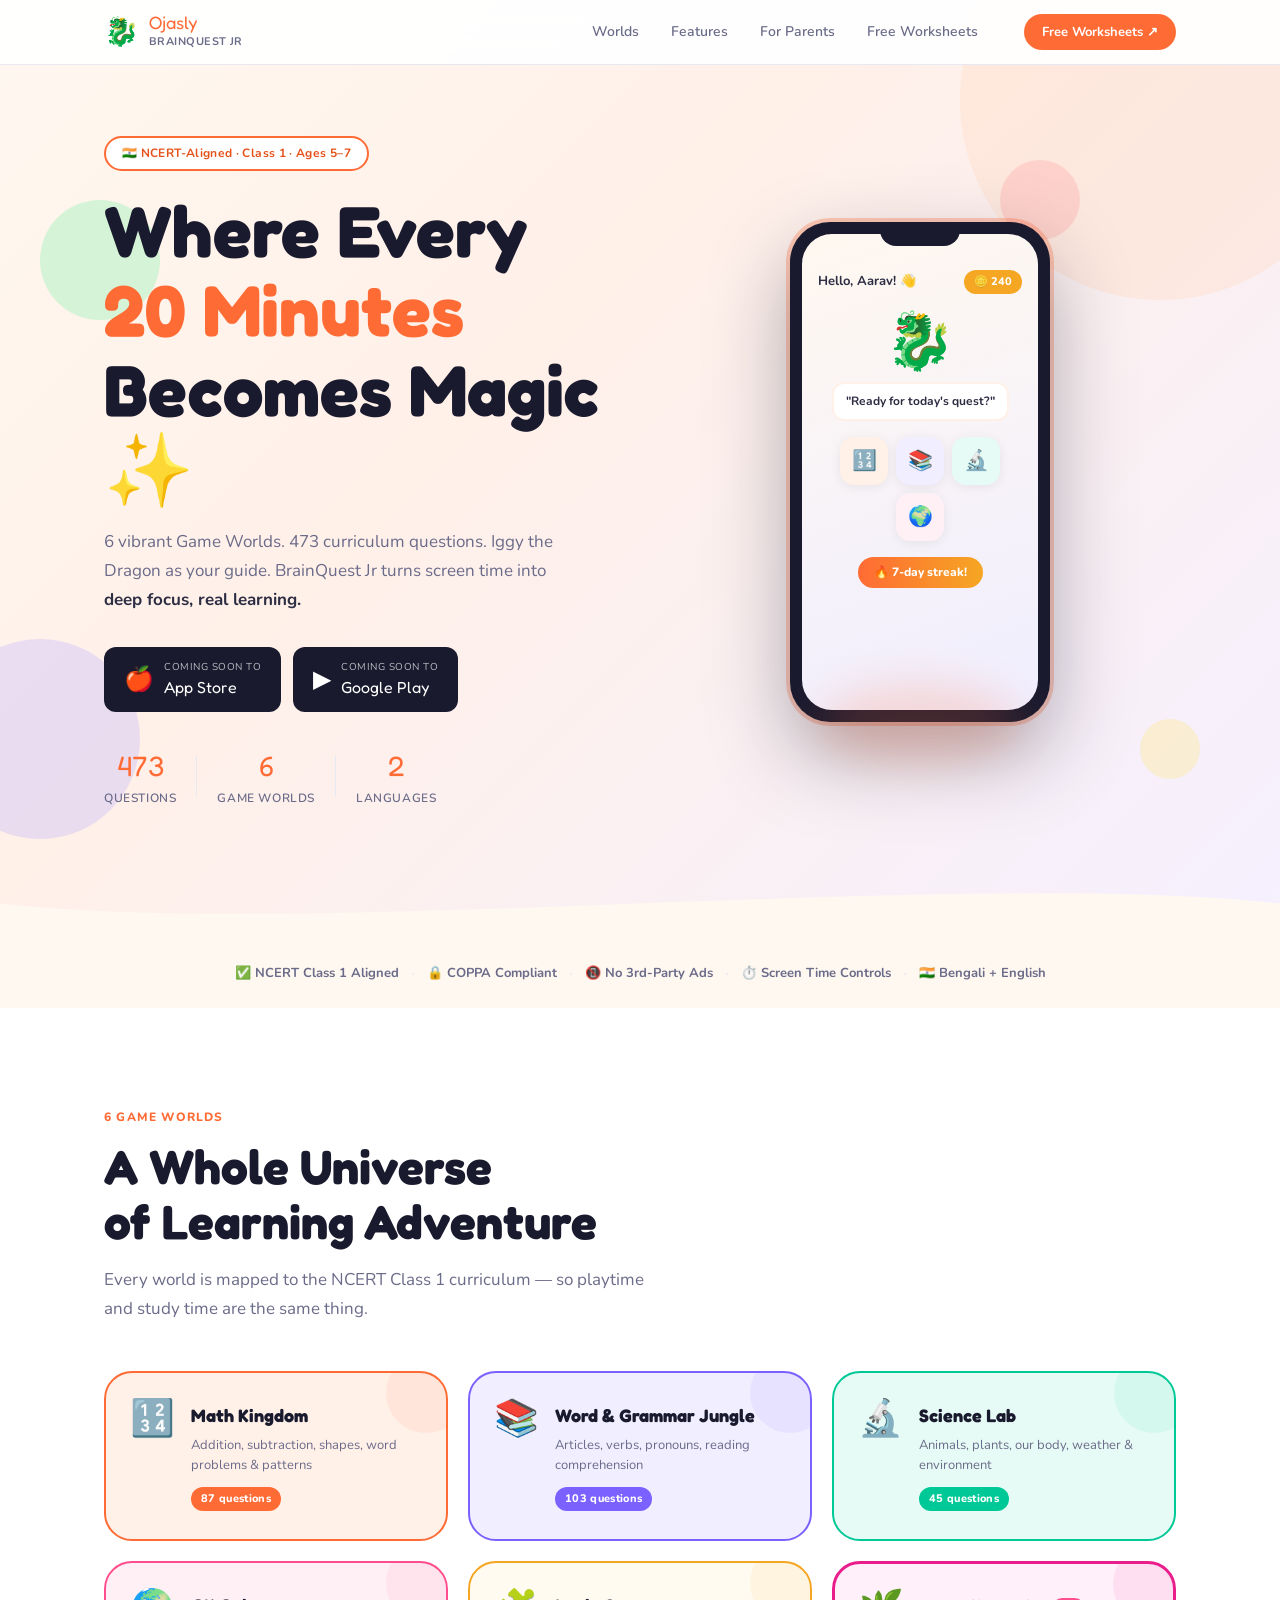
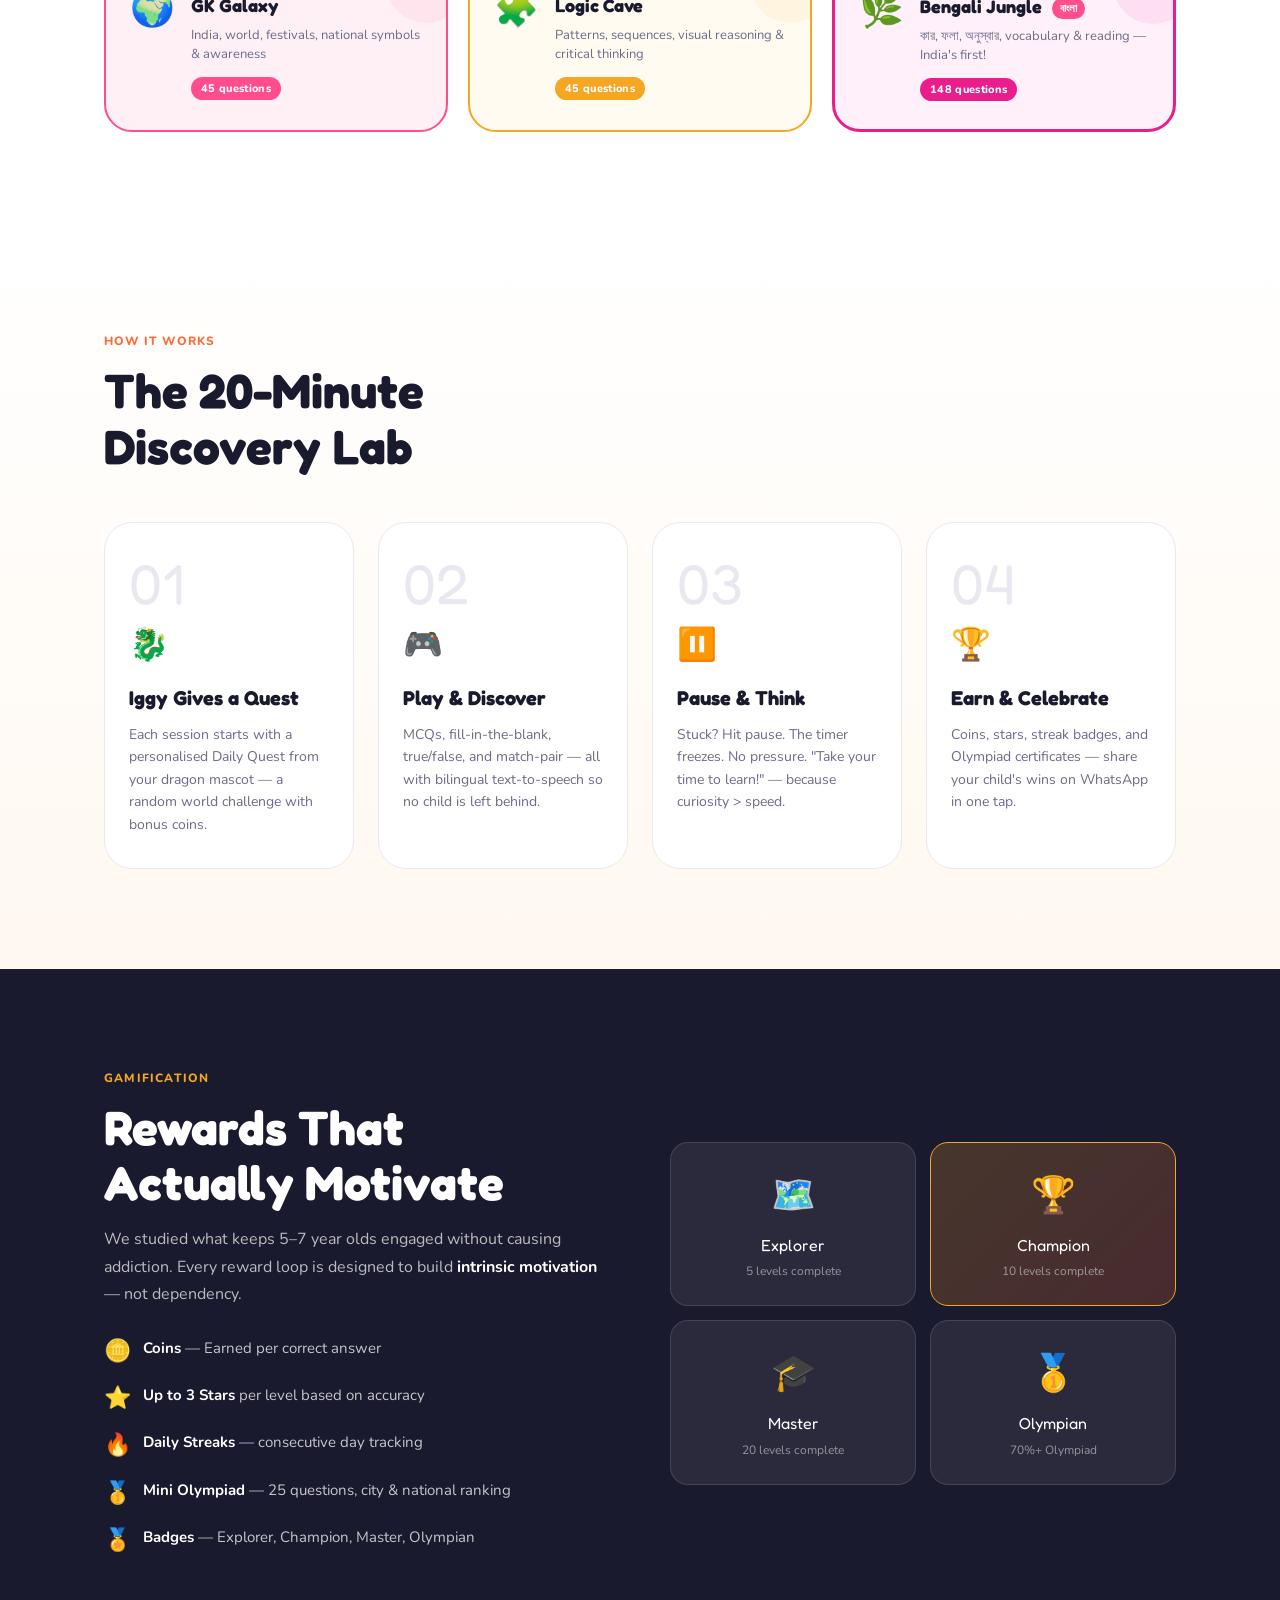
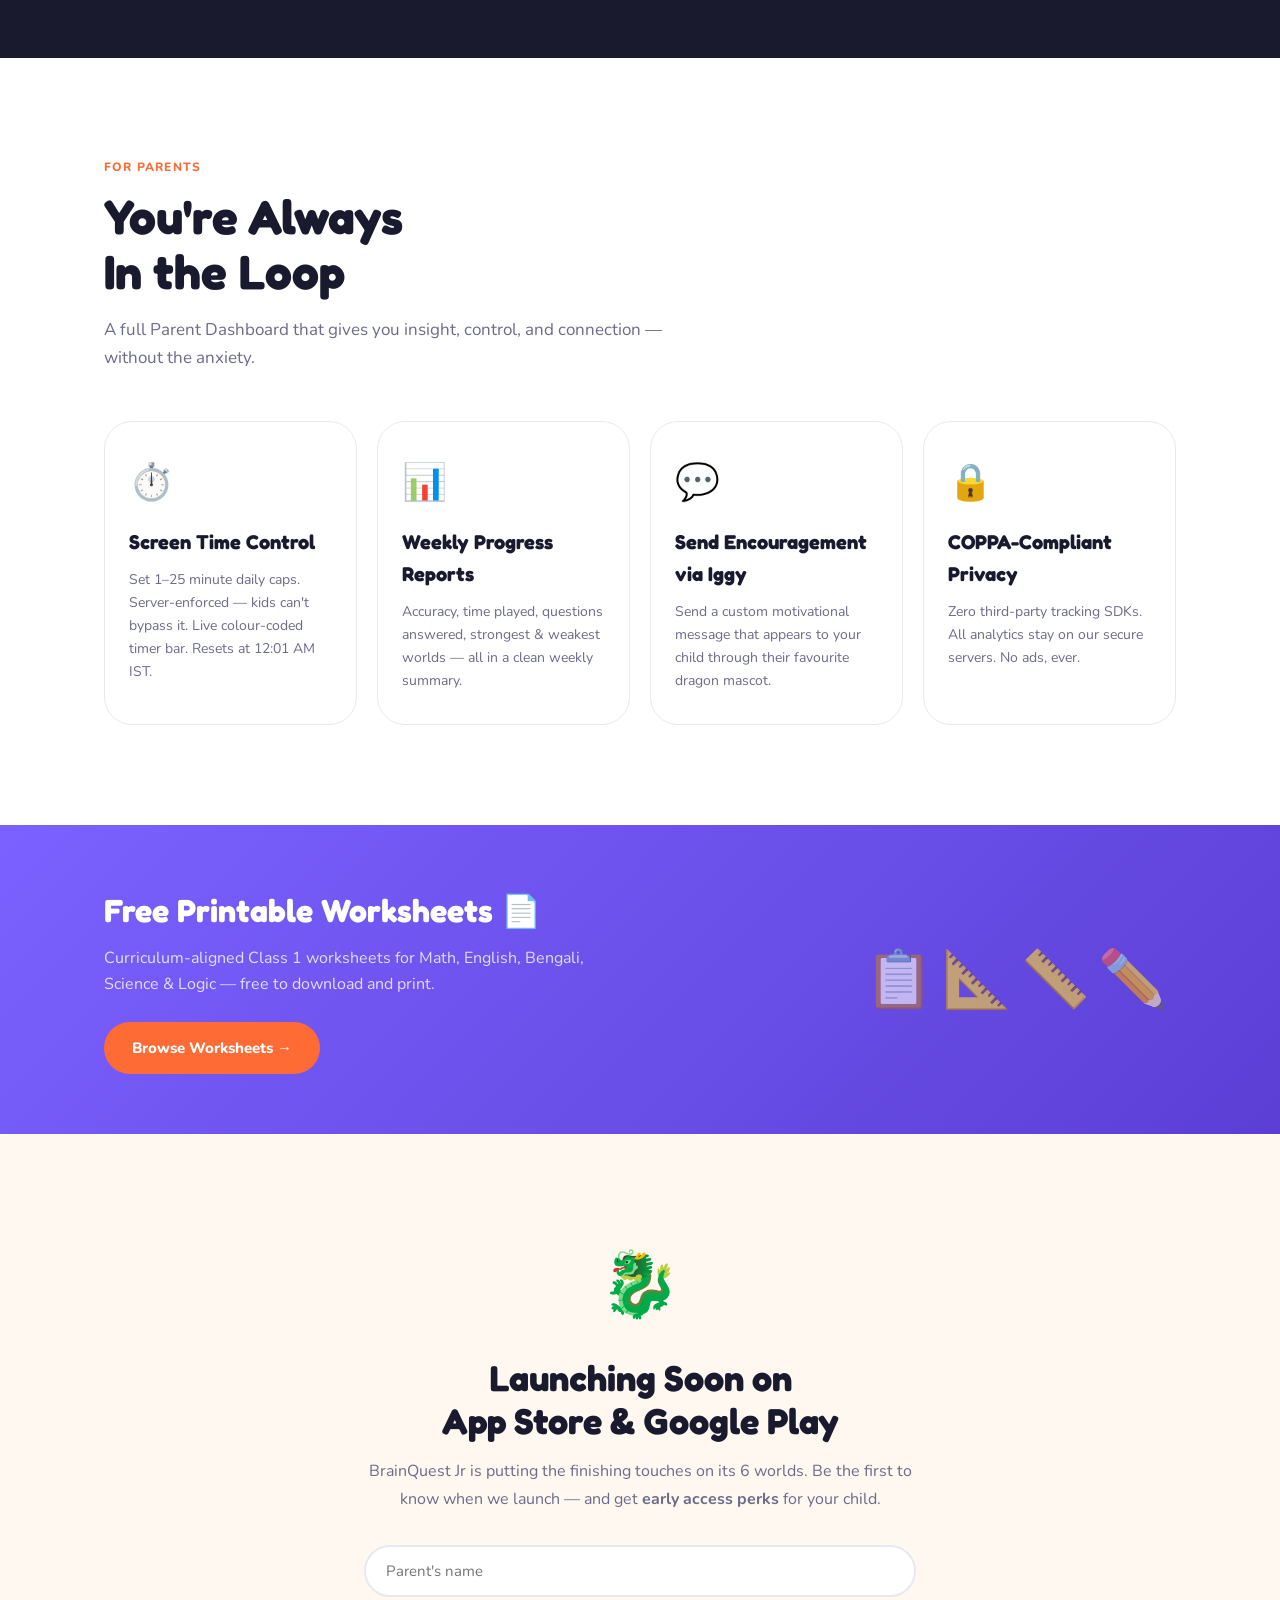
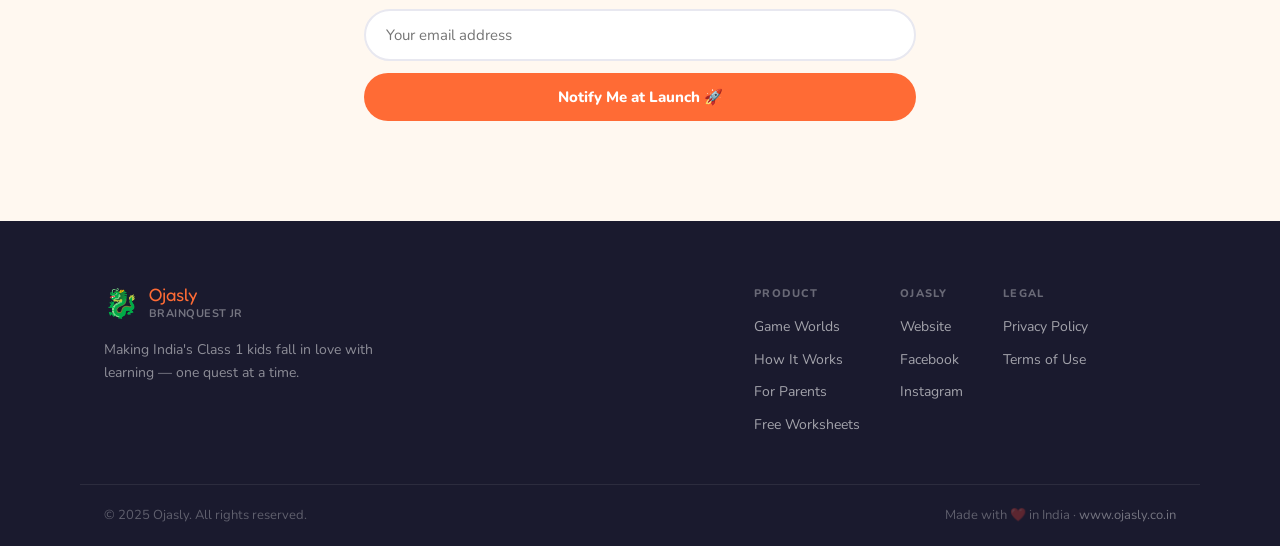
<file: index.html>
<!DOCTYPE html>
<html lang="en">
<head>
<meta charset="UTF-8"/>
<meta name="viewport" content="width=device-width, initial-scale=1.0"/>
<title>Ojasly BrainQuest Jr — Class 1 Learning App</title>
<meta name="description" content="The NCERT-aligned learning adventure for Class 1 kids aged 5–7. Math, English, Bengali, Science & more — all in one playful app."/>
<meta property="og:title" content="Ojasly BrainQuest Jr"/>
<meta property="og:description" content="20-minute deep focus sessions that feel like play. NCERT-aligned for Class 1."/>
<meta property="og:image" content="assets/og-image.png"/>
<meta name="theme-color" content="#FF6B35"/>
<link rel="preconnect" href="https://fonts.googleapis.com"/>
<link rel="preconnect" href="https://fonts.gstatic.com" crossorigin/>
<link href="https://fonts.googleapis.com/css2?family=Nunito:wght@400;600;700;800;900&family=Fredoka+One&display=swap" rel="stylesheet"/>
<link rel="stylesheet" href="style.css"/>
</head>
<body>

<!-- NAV -->
<nav class="nav" id="nav">
  <div class="nav-inner">
    <a href="/" class="logo">
      <span class="logo-dragon">🐉</span>
      <div>
        <span class="logo-brand">Ojasly</span>
        <span class="logo-sub">BrainQuest Jr</span>
      </div>
    </a>
    <ul class="nav-links">
      <li><a href="#worlds">Worlds</a></li>
      <li><a href="#features">Features</a></li>
      <li><a href="#parents">For Parents</a></li>
      <li><a href="worksheets.html">Free Worksheets</a></li>
    </ul>
    <a href="worksheets.html" class="btn-nav">Free Worksheets ↗</a>
    <button class="hamburger" id="hamburger" aria-label="Menu">&#9776;</button>
  </div>
  <div class="mobile-menu" id="mobile-menu">
    <a href="#worlds">Worlds</a>
    <a href="#features">Features</a>
    <a href="#parents">For Parents</a>
    <a href="worksheets.html">Free Worksheets</a>
  </div>
</nav>

<!-- HERO -->
<section class="hero">
  <div class="hero-bg-shapes">
    <div class="shape s1"></div>
    <div class="shape s2"></div>
    <div class="shape s3"></div>
    <div class="shape s4"></div>
    <div class="shape s5"></div>
  </div>
  <div class="container hero-inner">
    <div class="hero-text">
      <div class="badge-pill">🇮🇳 NCERT-Aligned · Class 1 · Ages 5–7</div>
      <h1>Where Every<br/><span class="highlight">20 Minutes</span><br/>Becomes Magic ✨</h1>
      <p class="hero-desc">6 vibrant Game Worlds. 473 curriculum questions. Iggy the Dragon as your guide. BrainQuest Jr turns screen time into <strong>deep focus, real learning.</strong></p>
      <div class="hero-stores">
        <a href="#coming-soon" class="store-btn" id="ios-btn">
          <span class="store-icon">🍎</span>
          <div>
            <span class="store-label">Coming soon to</span>
            <span class="store-name">App Store</span>
          </div>
        </a>
        <a href="#coming-soon" class="store-btn" id="android-btn">
          <span class="store-icon">▶</span>
          <div>
            <span class="store-label">Coming soon to</span>
            <span class="store-name">Google Play</span>
          </div>
        </a>
      </div>
      <div class="hero-stats">
        <div class="stat"><span class="stat-num">473</span><span class="stat-label">Questions</span></div>
        <div class="stat-div"></div>
        <div class="stat"><span class="stat-num">6</span><span class="stat-label">Game Worlds</span></div>
        <div class="stat-div"></div>
        <div class="stat"><span class="stat-num">2</span><span class="stat-label">Languages</span></div>
      </div>
    </div>
    <div class="hero-visual">
      <div class="phone-mockup">
        <div class="phone-frame">
          <div class="phone-screen">
            <div class="app-header">
              <span class="app-greeting">Hello, Aarav! 👋</span>
              <div class="coins-pill">🪙 240</div>
            </div>
            <div class="app-iggy">🐉</div>
            <div class="app-iggy-msg">"Ready for today's quest?"</div>
            <div class="app-worlds-mini">
              <div class="world-mini w1">🔢</div>
              <div class="world-mini w2">📚</div>
              <div class="world-mini w3">🔬</div>
              <div class="world-mini w4">🌍</div>
            </div>
            <div class="app-streak">🔥 7-day streak!</div>
          </div>
        </div>
        <div class="phone-glow"></div>
      </div>
    </div>
  </div>
  <div class="hero-wave">
    <svg viewBox="0 0 1440 80" preserveAspectRatio="none"><path d="M0,40 C360,80 1080,0 1440,40 L1440,80 L0,80 Z" fill="#FFF8F0"/></svg>
  </div>
</section>

<!-- TRUST BAR -->
<section class="trust-bar">
  <div class="container trust-inner">
    <span class="trust-item">✅ NCERT Class 1 Aligned</span>
    <span class="trust-div">·</span>
    <span class="trust-item">🔒 COPPA Compliant</span>
    <span class="trust-div">·</span>
    <span class="trust-item">📵 No 3rd-Party Ads</span>
    <span class="trust-div">·</span>
    <span class="trust-item">⏱️ Screen Time Controls</span>
    <span class="trust-div">·</span>
    <span class="trust-item">🇮🇳 Bengali + English</span>
  </div>
</section>

<!-- WORLDS -->
<section class="worlds-section" id="worlds">
  <div class="container">
    <div class="section-label">6 Game Worlds</div>
    <h2 class="section-title">A Whole Universe<br/>of Learning Adventure</h2>
    <p class="section-sub">Every world is mapped to the NCERT Class 1 curriculum — so playtime and study time are the same thing.</p>
    <div class="worlds-grid">
      <div class="world-card" style="--wc:#FF6B35;--wl:#FFF0E8">
        <div class="world-emoji">🔢</div>
        <div class="world-info">
          <h3>Math Kingdom</h3>
          <p>Addition, subtraction, shapes, word problems & patterns</p>
          <div class="world-count">87 questions</div>
        </div>
      </div>
      <div class="world-card" style="--wc:#7B61FF;--wl:#F0EEFF">
        <div class="world-emoji">📚</div>
        <div class="world-info">
          <h3>Word & Grammar Jungle</h3>
          <p>Articles, verbs, pronouns, reading comprehension</p>
          <div class="world-count">103 questions</div>
        </div>
      </div>
      <div class="world-card" style="--wc:#00C897;--wl:#E6FBF5">
        <div class="world-emoji">🔬</div>
        <div class="world-info">
          <h3>Science Lab</h3>
          <p>Animals, plants, our body, weather & environment</p>
          <div class="world-count">45 questions</div>
        </div>
      </div>
      <div class="world-card" style="--wc:#FF4D8D;--wl:#FFF0F5">
        <div class="world-emoji">🌍</div>
        <div class="world-info">
          <h3>GK Galaxy</h3>
          <p>India, world, festivals, national symbols & awareness</p>
          <div class="world-count">45 questions</div>
        </div>
      </div>
      <div class="world-card" style="--wc:#F5A623;--wl:#FFFBF0">
        <div class="world-emoji">🧩</div>
        <div class="world-info">
          <h3>Logic Cave</h3>
          <p>Patterns, sequences, visual reasoning & critical thinking</p>
          <div class="world-count">45 questions</div>
        </div>
      </div>
      <div class="world-card featured-world" style="--wc:#E91E8C;--wl:#FFF0FA">
        <div class="world-emoji">🌿</div>
        <div class="world-info">
          <h3>Bengali Jungle <span class="bengali-tag">বাংলা</span></h3>
          <p>কার, ফলা, অনুস্বার, vocabulary & reading — India's first!</p>
          <div class="world-count">148 questions</div>
        </div>
      </div>
    </div>
  </div>
</section>

<!-- HOW IT WORKS -->
<section class="how-section" id="features">
  <div class="container">
    <div class="section-label">How It Works</div>
    <h2 class="section-title">The 20-Minute<br/>Discovery Lab</h2>
    <div class="steps-grid">
      <div class="step-card">
        <div class="step-num">01</div>
        <div class="step-icon">🐉</div>
        <h3>Iggy Gives a Quest</h3>
        <p>Each session starts with a personalised Daily Quest from your dragon mascot — a random world challenge with bonus coins.</p>
      </div>
      <div class="step-card">
        <div class="step-num">02</div>
        <div class="step-icon">🎮</div>
        <h3>Play & Discover</h3>
        <p>MCQs, fill-in-the-blank, true/false, and match-pair — all with bilingual text-to-speech so no child is left behind.</p>
      </div>
      <div class="step-card">
        <div class="step-num">03</div>
        <div class="step-icon">⏸️</div>
        <h3>Pause & Think</h3>
        <p>Stuck? Hit pause. The timer freezes. No pressure. "Take your time to learn!" — because curiosity > speed.</p>
      </div>
      <div class="step-card">
        <div class="step-num">04</div>
        <div class="step-icon">🏆</div>
        <h3>Earn & Celebrate</h3>
        <p>Coins, stars, streak badges, and Olympiad certificates — share your child's wins on WhatsApp in one tap.</p>
      </div>
    </div>
  </div>
</section>

<!-- GAMIFICATION -->
<section class="gamification-section">
  <div class="container gamif-inner">
    <div class="gamif-text">
      <div class="section-label">Gamification</div>
      <h2>Rewards That<br/>Actually Motivate</h2>
      <p>We studied what keeps 5–7 year olds engaged without causing addiction. Every reward loop is designed to build <strong>intrinsic motivation</strong> — not dependency.</p>
      <ul class="gamif-list">
        <li><span class="gl-icon">🪙</span><div><strong>Coins</strong> — Earned per correct answer</div></li>
        <li><span class="gl-icon">⭐</span><div><strong>Up to 3 Stars</strong> per level based on accuracy</div></li>
        <li><span class="gl-icon">🔥</span><div><strong>Daily Streaks</strong> — consecutive day tracking</div></li>
        <li><span class="gl-icon">🥇</span><div><strong>Mini Olympiad</strong> — 25 questions, city & national ranking</div></li>
        <li><span class="gl-icon">🏅</span><div><strong>Badges</strong> — Explorer, Champion, Master, Olympian</div></li>
      </ul>
    </div>
    <div class="gamif-visual">
      <div class="badge-display">
        <div class="bd-card">
          <div class="bd-emoji">🗺️</div>
          <div class="bd-label">Explorer</div>
          <div class="bd-sub">5 levels complete</div>
        </div>
        <div class="bd-card bd-featured">
          <div class="bd-emoji">🏆</div>
          <div class="bd-label">Champion</div>
          <div class="bd-sub">10 levels complete</div>
        </div>
        <div class="bd-card">
          <div class="bd-emoji">🎓</div>
          <div class="bd-label">Master</div>
          <div class="bd-sub">20 levels complete</div>
        </div>
        <div class="bd-card">
          <div class="bd-emoji">🥇</div>
          <div class="bd-label">Olympian</div>
          <div class="bd-sub">70%+ Olympiad</div>
        </div>
      </div>
    </div>
  </div>
</section>

<!-- PARENT SECTION -->
<section class="parent-section" id="parents">
  <div class="container">
    <div class="section-label">For Parents</div>
    <h2 class="section-title">You're Always<br/>In the Loop</h2>
    <p class="section-sub">A full Parent Dashboard that gives you insight, control, and connection — without the anxiety.</p>
    <div class="parent-grid">
      <div class="parent-card">
        <div class="pc-icon">⏱️</div>
        <h3>Screen Time Control</h3>
        <p>Set 1–25 minute daily caps. Server-enforced — kids can't bypass it. Live colour-coded timer bar. Resets at 12:01 AM IST.</p>
      </div>
      <div class="parent-card">
        <div class="pc-icon">📊</div>
        <h3>Weekly Progress Reports</h3>
        <p>Accuracy, time played, questions answered, strongest & weakest worlds — all in a clean weekly summary.</p>
      </div>
      <div class="parent-card">
        <div class="pc-icon">💬</div>
        <h3>Send Encouragement via Iggy</h3>
        <p>Send a custom motivational message that appears to your child through their favourite dragon mascot.</p>
      </div>
      <div class="parent-card">
        <div class="pc-icon">🔒</div>
        <h3>COPPA-Compliant Privacy</h3>
        <p>Zero third-party tracking SDKs. All analytics stay on our secure servers. No ads, ever.</p>
      </div>
    </div>
  </div>
</section>

<!-- WORKSHEET CTA BANNER -->
<section class="ws-banner">
  <div class="container ws-banner-inner">
    <div class="ws-banner-text">
      <h2>Free Printable Worksheets 📄</h2>
      <p>Curriculum-aligned Class 1 worksheets for Math, English, Bengali, Science & Logic — free to download and print.</p>
      <a href="worksheets.html" class="btn-primary">Browse Worksheets →</a>
    </div>
    <div class="ws-banner-art">📋📐📏✏️</div>
  </div>
</section>

<!-- COMING SOON / WAITLIST -->
<section class="waitlist-section" id="coming-soon">
  <div class="container waitlist-inner">
    <div class="ws-iggy">🐉</div>
    <h2>Launching Soon on<br/>App Store & Google Play</h2>
    <p>BrainQuest Jr is putting the finishing touches on its 6 worlds. Be the first to know when we launch — and get <strong>early access perks</strong> for your child.</p>
    <form class="waitlist-form" id="waitlist-form">
      <input type="text" placeholder="Parent's name" id="wl-name" required/>
      <input type="email" placeholder="Your email address" id="wl-email" required/>
      <button type="submit" class="btn-primary">Notify Me at Launch 🚀</button>
    </form>
    <div class="waitlist-success" id="waitlist-success">
      🎉 You're on the list! Iggy will send you a message when we launch.
    </div>
  </div>
</section>

<!-- FOOTER -->
<footer class="footer">
  <div class="container footer-inner">
    <div class="footer-brand">
      <a href="/" class="logo">
        <span class="logo-dragon">🐉</span>
        <div>
          <span class="logo-brand">Ojasly</span>
          <span class="logo-sub">BrainQuest Jr</span>
        </div>
      </a>
      <p>Making India's Class 1 kids fall in love with learning — one quest at a time.</p>
    </div>
    <div class="footer-links">
      <div class="fl-col">
        <h4>Product</h4>
        <a href="#worlds">Game Worlds</a>
        <a href="#features">How It Works</a>
        <a href="#parents">For Parents</a>
        <a href="worksheets.html">Free Worksheets</a>
      </div>
      <div class="fl-col">
        <h4>Ojasly</h4>
        <a href="https://www.ojasly.co.in">Website</a>
        <a href="https://www.facebook.com/profile.php?id=61588681892013" target="_blank" rel="noopener">Facebook</a>
        <a href="https://www.instagram.com/ojasly.brainquestjr/" target="_blank" rel="noopener">Instagram</a>
      </div>
      <div class="fl-col">
        <h4>Legal</h4>
        <a href="privacy.html">Privacy Policy</a>
        <a href="terms.html">Terms of Use</a>
      </div>
    </div>
  </div>
  <div class="footer-bottom">
    <span>© 2025 Ojasly. All rights reserved.</span>
    <span>Made with ❤️ in India · <a href="https://www.ojasly.co.in">www.ojasly.co.in</a></span>
  </div>
</footer>

<script src="main.js"></script>
</body>
</html>
</file>
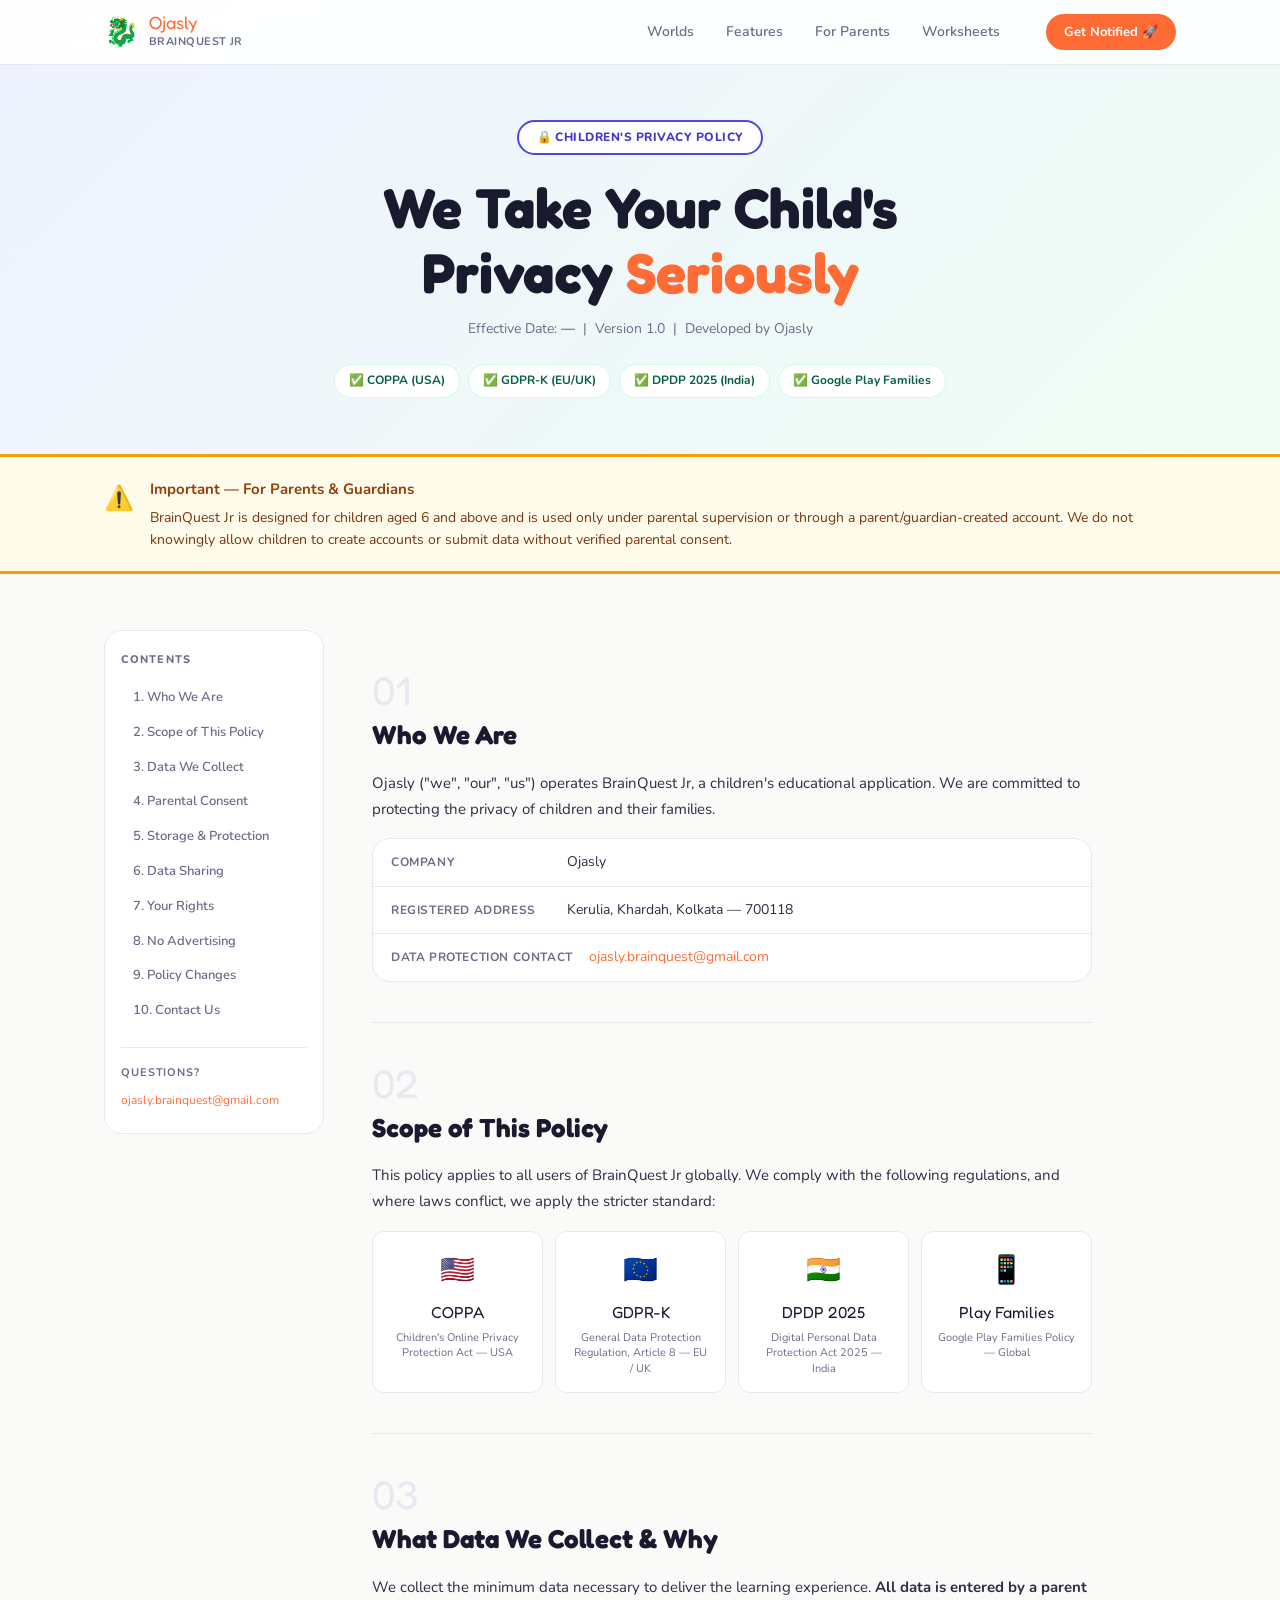
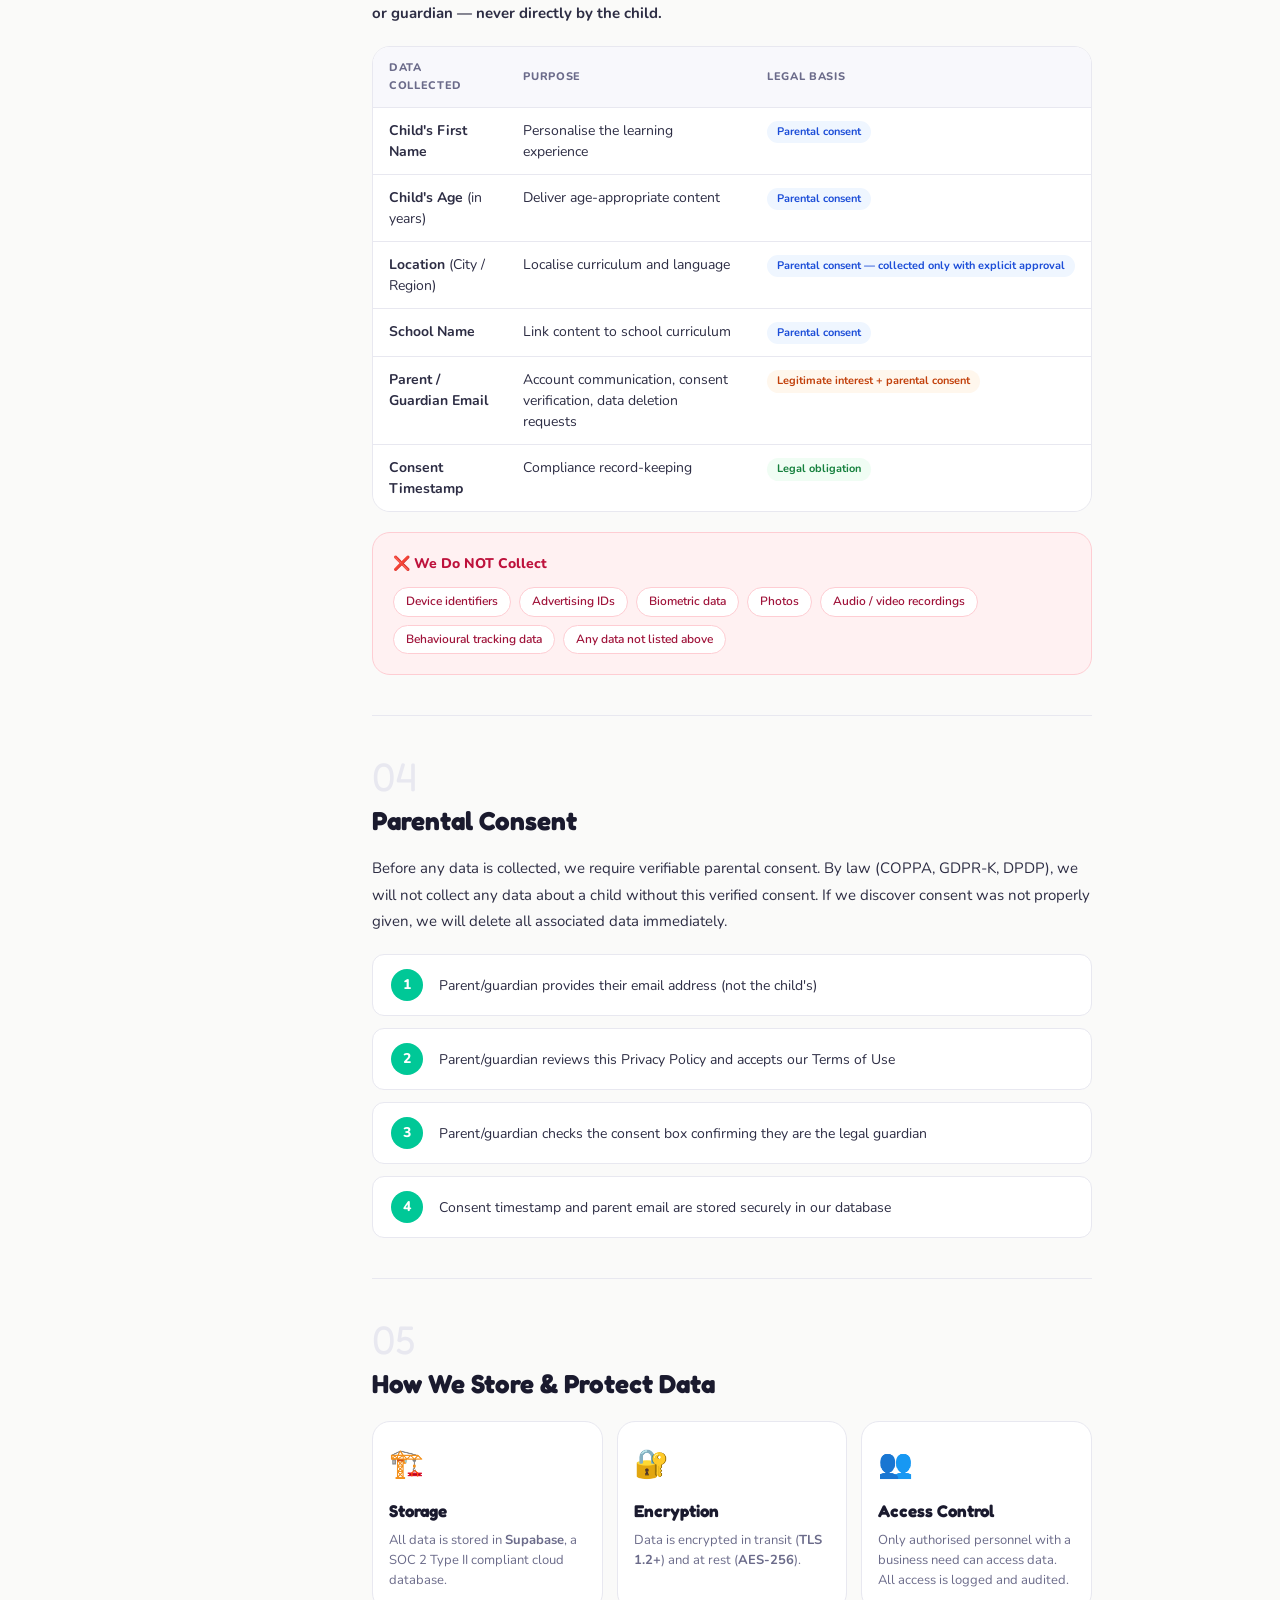
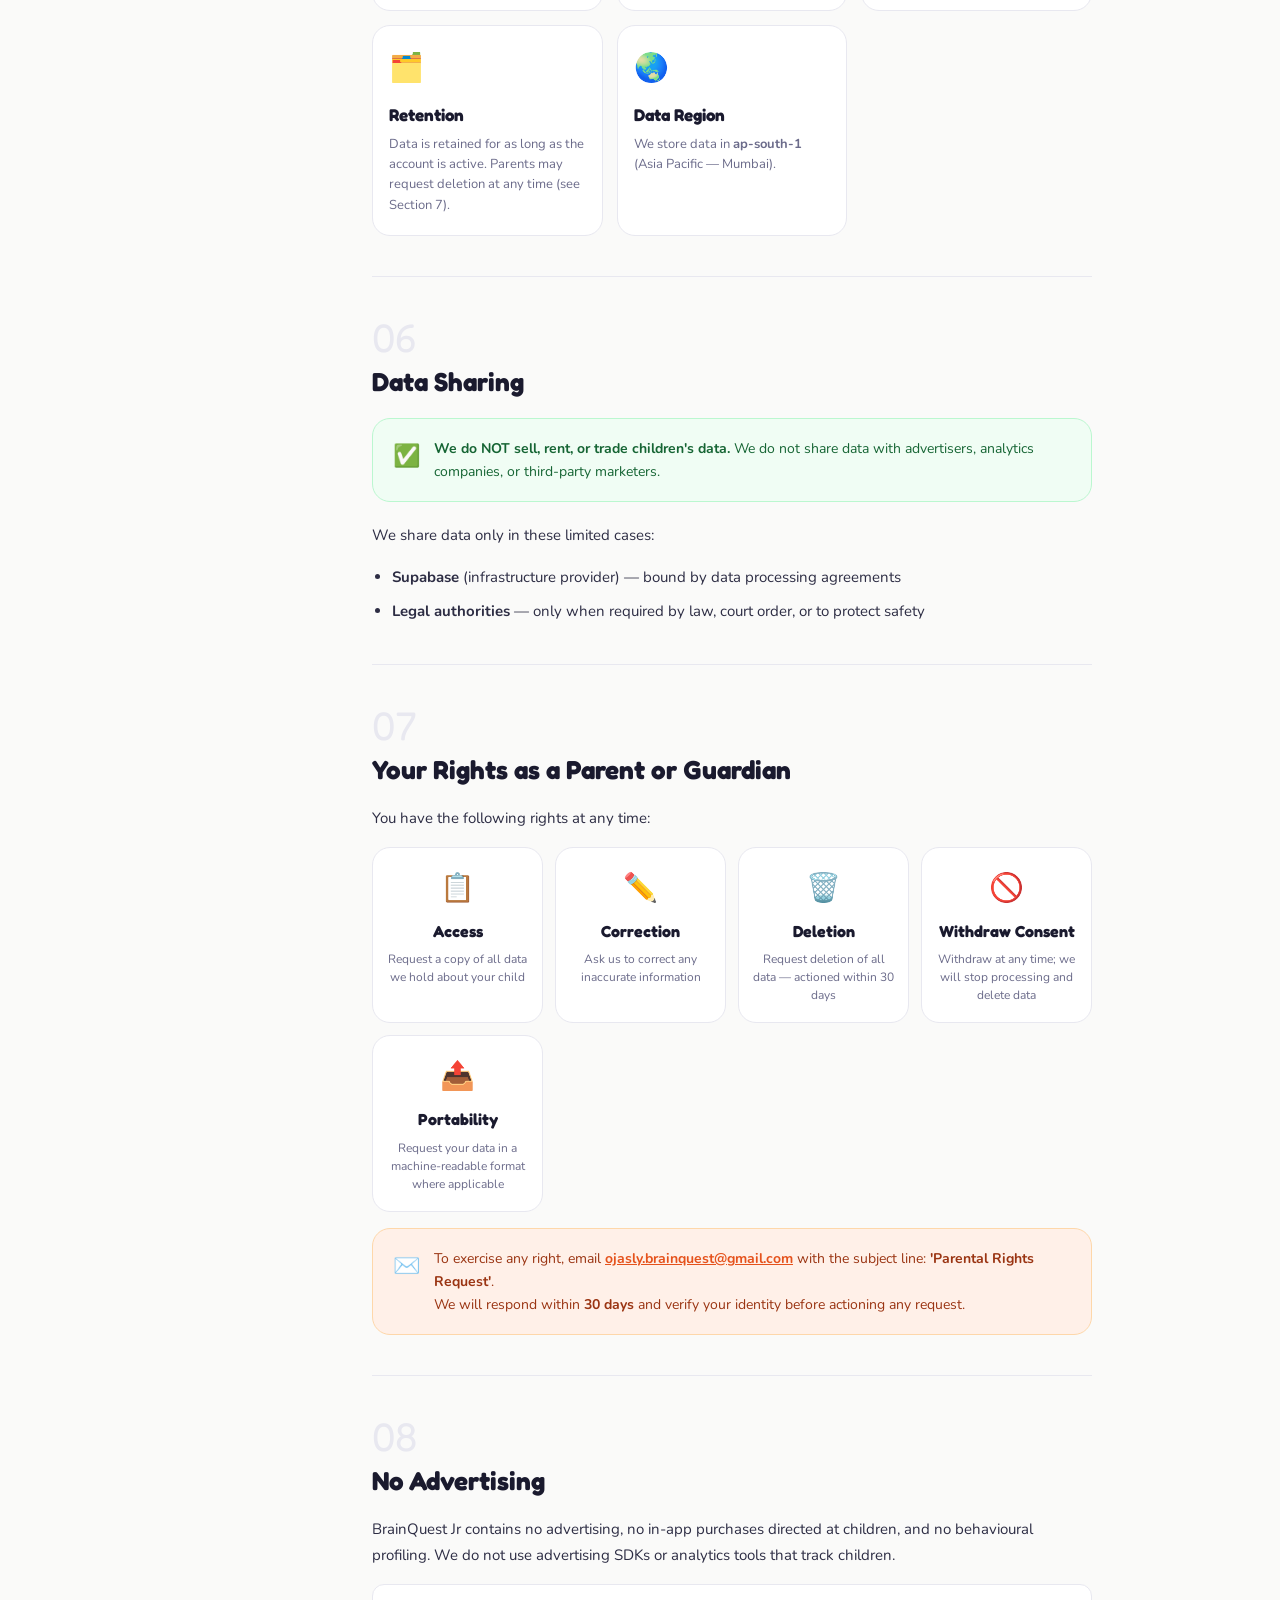
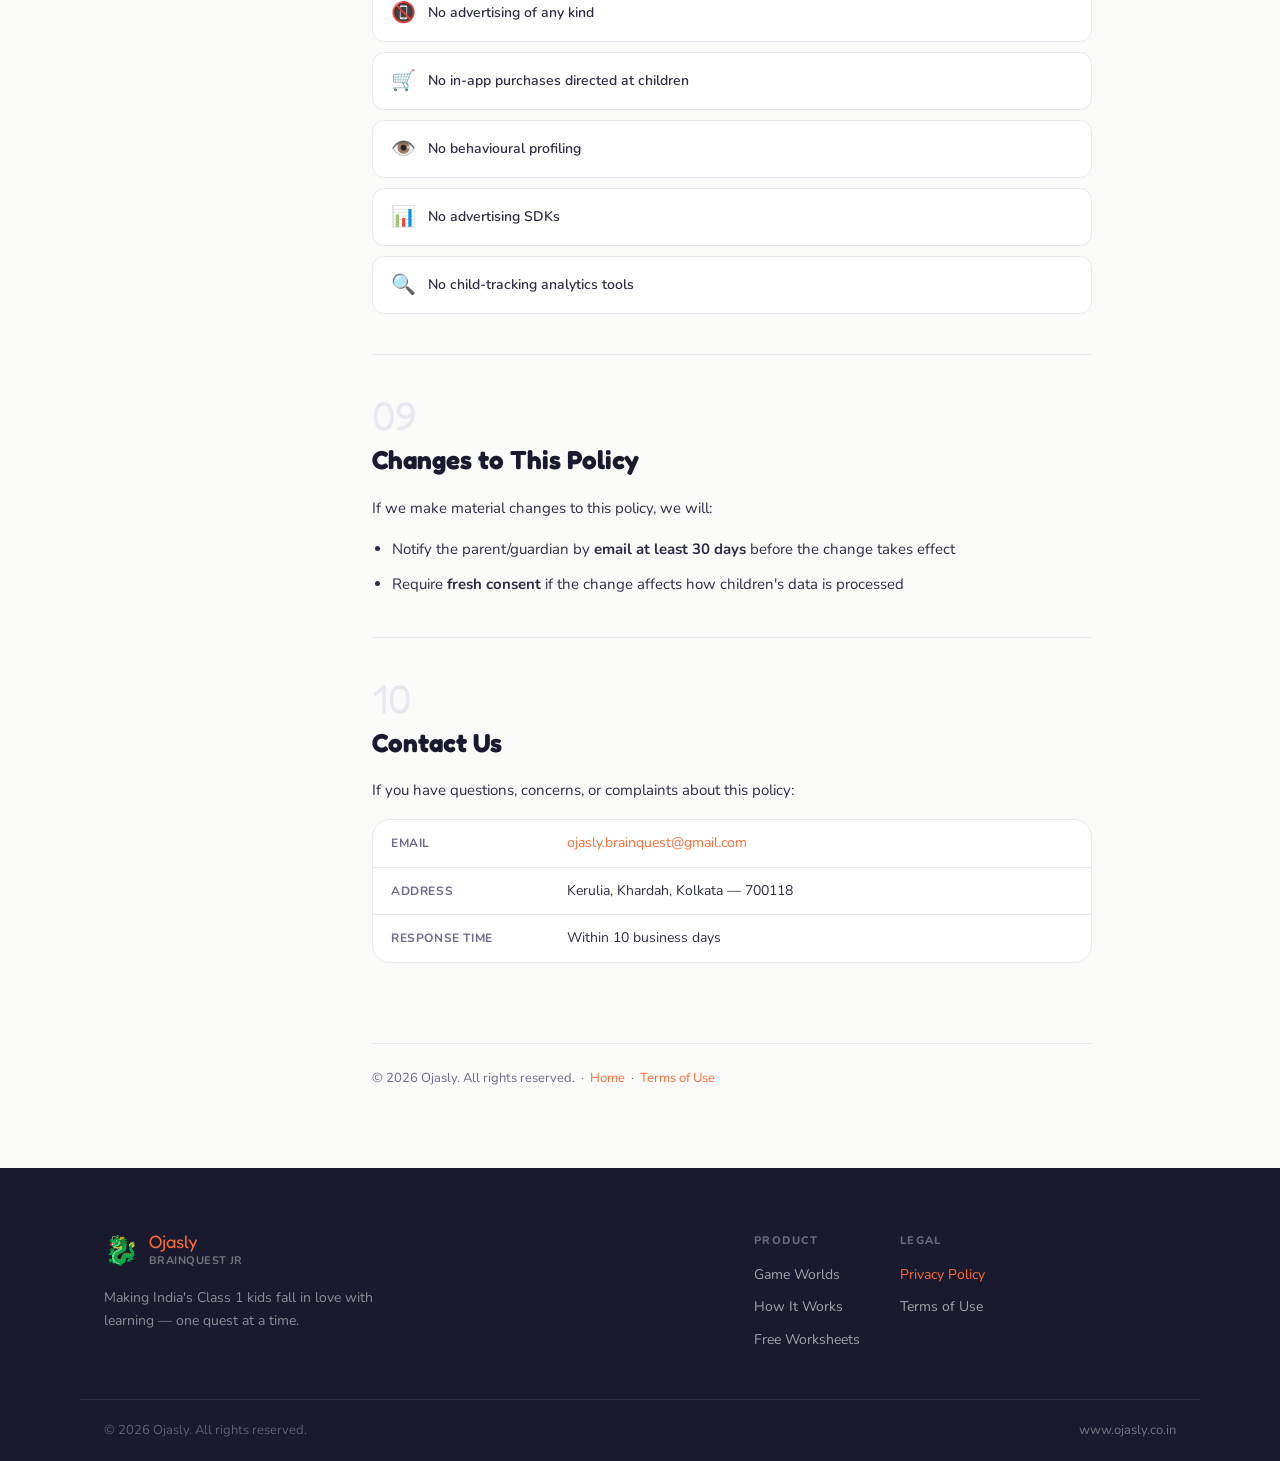
<file: privacy.html>
<!DOCTYPE html>
<html lang="en">
<head>
<meta charset="UTF-8"/>
<meta name="viewport" content="width=device-width, initial-scale=1.0"/>
<title>Children's Privacy Policy — Ojasly BrainQuest Jr</title>
<meta name="description" content="BrainQuest Jr Children's Privacy Policy. COPPA, GDPR-K, and DPDP 2025 compliant. No ads, no third-party tracking, no data sold."/>
<link rel="preconnect" href="https://fonts.googleapis.com"/>
<link rel="preconnect" href="https://fonts.gstatic.com" crossorigin/>
<link href="https://fonts.googleapis.com/css2?family=Nunito:wght@400;600;700;800;900&family=Fredoka+One&display=swap" rel="stylesheet"/>
<link rel="stylesheet" href="style.css"/>
<link rel="stylesheet" href="privacy.css"/>
</head>
<body>

<nav class="nav" id="nav">
  <div class="nav-inner">
    <a href="index.html" class="logo">
      <span class="logo-dragon">🐉</span>
      <div>
        <span class="logo-brand">Ojasly</span>
        <span class="logo-sub">BrainQuest Jr</span>
      </div>
    </a>
    <ul class="nav-links">
      <li><a href="index.html#worlds">Worlds</a></li>
      <li><a href="index.html#features">Features</a></li>
      <li><a href="index.html#parents">For Parents</a></li>
      <li><a href="worksheets.html">Worksheets</a></li>
    </ul>
    <a href="index.html#coming-soon" class="btn-nav">Get Notified 🚀</a>
    <button class="hamburger" id="hamburger" aria-label="Menu">&#9776;</button>
  </div>
  <div class="mobile-menu" id="mobile-menu">
    <a href="index.html#worlds">Worlds</a>
    <a href="index.html#features">Features</a>
    <a href="index.html#parents">For Parents</a>
    <a href="worksheets.html">Worksheets</a>
  </div>
</nav>

<!-- HERO -->
<section class="pp-hero">
  <div class="container pp-hero-inner">
    <div class="pp-badge">🔒 Children's Privacy Policy</div>
    <h1>We Take Your Child's<br/>Privacy <span class="highlight">Seriously</span></h1>
    <p>Effective Date: <strong>—</strong> &nbsp;|&nbsp; Version 1.0 &nbsp;|&nbsp; Developed by Ojasly</p>
    <div class="pp-compliance-bar">
      <span class="compliance-pill">✅ COPPA (USA)</span>
      <span class="compliance-pill">✅ GDPR-K (EU/UK)</span>
      <span class="compliance-pill">✅ DPDP 2025 (India)</span>
      <span class="compliance-pill">✅ Google Play Families</span>
    </div>
  </div>
</section>

<!-- IMPORTANT BANNER -->
<div class="important-banner">
  <div class="container">
    <div class="ib-inner">
      <span class="ib-icon">⚠️</span>
      <div>
        <strong>Important — For Parents & Guardians</strong>
        <p>BrainQuest Jr is designed for children aged 6 and above and is used only under parental supervision or through a parent/guardian-created account. We do not knowingly allow children to create accounts or submit data without verified parental consent.</p>
      </div>
    </div>
  </div>
</div>

<!-- MAIN CONTENT -->
<div class="pp-layout">
  <div class="container pp-container">

    <!-- STICKY TOC -->
    <aside class="pp-toc" id="pp-toc">
      <div class="toc-inner">
        <h3>Contents</h3>
        <nav>
          <a href="#s1" class="toc-link">1. Who We Are</a>
          <a href="#s2" class="toc-link">2. Scope of This Policy</a>
          <a href="#s3" class="toc-link">3. Data We Collect</a>
          <a href="#s4" class="toc-link">4. Parental Consent</a>
          <a href="#s5" class="toc-link">5. Storage & Protection</a>
          <a href="#s6" class="toc-link">6. Data Sharing</a>
          <a href="#s7" class="toc-link">7. Your Rights</a>
          <a href="#s8" class="toc-link">8. No Advertising</a>
          <a href="#s9" class="toc-link">9. Policy Changes</a>
          <a href="#s10" class="toc-link">10. Contact Us</a>
        </nav>
        <div class="toc-contact">
          <p>Questions?</p>
          <a href="mailto:ojasly.brainquest@gmail.com">ojasly.brainquest@gmail.com</a>
        </div>
      </div>
    </aside>

    <!-- CONTENT -->
    <main class="pp-content">

      <section class="pp-section" id="s1">
        <div class="section-num">01</div>
        <h2>Who We Are</h2>
        <p>Ojasly ("we", "our", "us") operates BrainQuest Jr, a children's educational application. We are committed to protecting the privacy of children and their families.</p>
        <div class="pp-detail-card">
          <div class="pdc-row">
            <span class="pdc-label">Company</span>
            <span class="pdc-val">Ojasly</span>
          </div>
          <div class="pdc-row">
            <span class="pdc-label">Registered Address</span>
            <span class="pdc-val">Kerulia, Khardah, Kolkata — 700118</span>
          </div>
          <div class="pdc-row">
            <span class="pdc-label">Data Protection Contact</span>
            <span class="pdc-val"><a href="mailto:ojasly.brainquest@gmail.com">ojasly.brainquest@gmail.com</a></span>
          </div>
        </div>
      </section>

      <section class="pp-section" id="s2">
        <div class="section-num">02</div>
        <h2>Scope of This Policy</h2>
        <p>This policy applies to all users of BrainQuest Jr globally. We comply with the following regulations, and where laws conflict, we apply the stricter standard:</p>
        <div class="compliance-grid">
          <div class="cg-card">
            <div class="cg-flag">🇺🇸</div>
            <div class="cg-name">COPPA</div>
            <div class="cg-desc">Children's Online Privacy Protection Act — USA</div>
          </div>
          <div class="cg-card">
            <div class="cg-flag">🇪🇺</div>
            <div class="cg-name">GDPR-K</div>
            <div class="cg-desc">General Data Protection Regulation, Article 8 — EU / UK</div>
          </div>
          <div class="cg-card">
            <div class="cg-flag">🇮🇳</div>
            <div class="cg-name">DPDP 2025</div>
            <div class="cg-desc">Digital Personal Data Protection Act 2025 — India</div>
          </div>
          <div class="cg-card">
            <div class="cg-flag">📱</div>
            <div class="cg-name">Play Families</div>
            <div class="cg-desc">Google Play Families Policy — Global</div>
          </div>
        </div>
      </section>

      <section class="pp-section" id="s3">
        <div class="section-num">03</div>
        <h2>What Data We Collect &amp; Why</h2>
        <p>We collect the minimum data necessary to deliver the learning experience. <strong>All data is entered by a parent or guardian — never directly by the child.</strong></p>

        <div class="data-table-wrap">
          <table class="data-table">
            <thead>
              <tr>
                <th>Data Collected</th>
                <th>Purpose</th>
                <th>Legal Basis</th>
              </tr>
            </thead>
            <tbody>
              <tr>
                <td><strong>Child's First Name</strong></td>
                <td>Personalise the learning experience</td>
                <td><span class="legal-pill">Parental consent</span></td>
              </tr>
              <tr>
                <td><strong>Child's Age</strong> (in years)</td>
                <td>Deliver age-appropriate content</td>
                <td><span class="legal-pill">Parental consent</span></td>
              </tr>
              <tr>
                <td><strong>Location</strong> (City / Region)</td>
                <td>Localise curriculum and language</td>
                <td><span class="legal-pill">Parental consent — collected only with explicit approval</span></td>
              </tr>
              <tr>
                <td><strong>School Name</strong></td>
                <td>Link content to school curriculum</td>
                <td><span class="legal-pill">Parental consent</span></td>
              </tr>
              <tr>
                <td><strong>Parent / Guardian Email</strong></td>
                <td>Account communication, consent verification, data deletion requests</td>
                <td><span class="legal-pill legal-pill--li">Legitimate interest + parental consent</span></td>
              </tr>
              <tr>
                <td><strong>Consent Timestamp</strong></td>
                <td>Compliance record-keeping</td>
                <td><span class="legal-pill legal-pill--law">Legal obligation</span></td>
              </tr>
            </tbody>
          </table>
        </div>

        <div class="no-collect-box">
          <div class="ncb-title">❌ We Do NOT Collect</div>
          <div class="ncb-items">
            <span>Device identifiers</span>
            <span>Advertising IDs</span>
            <span>Biometric data</span>
            <span>Photos</span>
            <span>Audio / video recordings</span>
            <span>Behavioural tracking data</span>
            <span>Any data not listed above</span>
          </div>
        </div>
      </section>

      <section class="pp-section" id="s4">
        <div class="section-num">04</div>
        <h2>Parental Consent</h2>
        <p>Before any data is collected, we require verifiable parental consent. By law (COPPA, GDPR-K, DPDP), we will not collect any data about a child without this verified consent. If we discover consent was not properly given, we will delete all associated data immediately.</p>
        <div class="consent-steps">
          <div class="cs-step">
            <div class="cs-num">1</div>
            <div class="cs-text">Parent/guardian provides their email address (not the child's)</div>
          </div>
          <div class="cs-step">
            <div class="cs-num">2</div>
            <div class="cs-text">Parent/guardian reviews this Privacy Policy and accepts our Terms of Use</div>
          </div>
          <div class="cs-step">
            <div class="cs-num">3</div>
            <div class="cs-text">Parent/guardian checks the consent box confirming they are the legal guardian</div>
          </div>
          <div class="cs-step">
            <div class="cs-num">4</div>
            <div class="cs-text">Consent timestamp and parent email are stored securely in our database</div>
          </div>
        </div>
      </section>

      <section class="pp-section" id="s5">
        <div class="section-num">05</div>
        <h2>How We Store &amp; Protect Data</h2>
        <div class="security-grid">
          <div class="sg-card">
            <div class="sg-icon">🏗️</div>
            <h3>Storage</h3>
            <p>All data is stored in <strong>Supabase</strong>, a SOC 2 Type II compliant cloud database.</p>
          </div>
          <div class="sg-card">
            <div class="sg-icon">🔐</div>
            <h3>Encryption</h3>
            <p>Data is encrypted in transit (<strong>TLS 1.2+</strong>) and at rest (<strong>AES-256</strong>).</p>
          </div>
          <div class="sg-card">
            <div class="sg-icon">👥</div>
            <h3>Access Control</h3>
            <p>Only authorised personnel with a business need can access data. All access is logged and audited.</p>
          </div>
          <div class="sg-card">
            <div class="sg-icon">🗂️</div>
            <h3>Retention</h3>
            <p>Data is retained for as long as the account is active. Parents may request deletion at any time (see Section 7).</p>
          </div>
          <div class="sg-card">
            <div class="sg-icon">🌏</div>
            <h3>Data Region</h3>
            <p>We store data in <strong>ap-south-1</strong> (Asia Pacific — Mumbai).</p>
          </div>
        </div>
      </section>

      <section class="pp-section" id="s6">
        <div class="section-num">06</div>
        <h2>Data Sharing</h2>
        <div class="highlight-box hb-green">
          <span class="hb-icon">✅</span>
          <div><strong>We do NOT sell, rent, or trade children's data.</strong> We do not share data with advertisers, analytics companies, or third-party marketers.</div>
        </div>
        <p style="margin-top:20px;">We share data only in these limited cases:</p>
        <ul class="pp-list">
          <li><strong>Supabase</strong> (infrastructure provider) — bound by data processing agreements</li>
          <li><strong>Legal authorities</strong> — only when required by law, court order, or to protect safety</li>
        </ul>
      </section>

      <section class="pp-section" id="s7">
        <div class="section-num">07</div>
        <h2>Your Rights as a Parent or Guardian</h2>
        <p>You have the following rights at any time:</p>
        <div class="rights-grid">
          <div class="rg-card">
            <div class="rg-icon">📋</div>
            <h3>Access</h3>
            <p>Request a copy of all data we hold about your child</p>
          </div>
          <div class="rg-card">
            <div class="rg-icon">✏️</div>
            <h3>Correction</h3>
            <p>Ask us to correct any inaccurate information</p>
          </div>
          <div class="rg-card">
            <div class="rg-icon">🗑️</div>
            <h3>Deletion</h3>
            <p>Request deletion of all data — actioned within 30 days</p>
          </div>
          <div class="rg-card">
            <div class="rg-icon">🚫</div>
            <h3>Withdraw Consent</h3>
            <p>Withdraw at any time; we will stop processing and delete data</p>
          </div>
          <div class="rg-card">
            <div class="rg-icon">📤</div>
            <h3>Portability</h3>
            <p>Request your data in a machine-readable format where applicable</p>
          </div>
        </div>
        <div class="highlight-box hb-orange">
          <span class="hb-icon">✉️</span>
          <div>
            To exercise any right, email <a href="mailto:ojasly.brainquest@gmail.com"><strong>ojasly.brainquest@gmail.com</strong></a> with the subject line: <strong>'Parental Rights Request'</strong>.<br/>
            We will respond within <strong>30 days</strong> and verify your identity before actioning any request.
          </div>
        </div>
      </section>

      <section class="pp-section" id="s8">
        <div class="section-num">08</div>
        <h2>No Advertising</h2>
        <p>BrainQuest Jr contains no advertising, no in-app purchases directed at children, and no behavioural profiling. We do not use advertising SDKs or analytics tools that track children.</p>
        <div class="no-ads-row">
          <div class="na-item"><span>📵</span> No advertising of any kind</div>
          <div class="na-item"><span>🛒</span> No in-app purchases directed at children</div>
          <div class="na-item"><span>👁️</span> No behavioural profiling</div>
          <div class="na-item"><span>📊</span> No advertising SDKs</div>
          <div class="na-item"><span>🔍</span> No child-tracking analytics tools</div>
        </div>
      </section>

      <section class="pp-section" id="s9">
        <div class="section-num">09</div>
        <h2>Changes to This Policy</h2>
        <p>If we make material changes to this policy, we will:</p>
        <ul class="pp-list">
          <li>Notify the parent/guardian by <strong>email at least 30 days</strong> before the change takes effect</li>
          <li>Require <strong>fresh consent</strong> if the change affects how children's data is processed</li>
        </ul>
      </section>

      <section class="pp-section" id="s10">
        <div class="section-num">10</div>
        <h2>Contact Us</h2>
        <p>If you have questions, concerns, or complaints about this policy:</p>
        <div class="pp-detail-card">
          <div class="pdc-row">
            <span class="pdc-label">Email</span>
            <span class="pdc-val"><a href="mailto:ojasly.brainquest@gmail.com">ojasly.brainquest@gmail.com</a></span>
          </div>
          <div class="pdc-row">
            <span class="pdc-label">Address</span>
            <span class="pdc-val">Kerulia, Khardah, Kolkata — 700118</span>
          </div>
          <div class="pdc-row">
            <span class="pdc-label">Response Time</span>
            <span class="pdc-val">Within 10 business days</span>
          </div>
        </div>
      </section>

      <div class="pp-footer-note">
        © 2026 Ojasly. All rights reserved. &nbsp;·&nbsp; <a href="index.html">Home</a> &nbsp;·&nbsp; <a href="terms.html">Terms of Use</a>
      </div>

    </main>
  </div>
</div>

<footer class="footer">
  <div class="container footer-inner">
    <div class="footer-brand">
      <a href="index.html" class="logo">
        <span class="logo-dragon">🐉</span>
        <div>
          <span class="logo-brand">Ojasly</span>
          <span class="logo-sub">BrainQuest Jr</span>
        </div>
      </a>
      <p>Making India's Class 1 kids fall in love with learning — one quest at a time.</p>
    </div>
    <div class="footer-links">
      <div class="fl-col">
        <h4>Product</h4>
        <a href="index.html#worlds">Game Worlds</a>
        <a href="index.html#features">How It Works</a>
        <a href="worksheets.html">Free Worksheets</a>
      </div>
      <div class="fl-col">
        <h4>Legal</h4>
        <a href="privacy.html" style="color:var(--orange)">Privacy Policy</a>
        <a href="terms.html">Terms of Use</a>
      </div>
    </div>
  </div>
  <div class="footer-bottom">
    <span>© 2026 Ojasly. All rights reserved.</span>
    <span><a href="https://www.ojasly.co.in">www.ojasly.co.in</a></span>
  </div>
</footer>

<script src="main.js"></script>
<script>
// Highlight active TOC link on scroll
const sections = document.querySelectorAll('.pp-section');
const tocLinks = document.querySelectorAll('.toc-link');
const observer = new IntersectionObserver((entries) => {
  entries.forEach(entry => {
    if (entry.isIntersecting) {
      tocLinks.forEach(l => l.classList.remove('active'));
      const active = document.querySelector(`.toc-link[href="#${entry.target.id}"]`);
      if (active) active.classList.add('active');
    }
  });
}, { rootMargin: '-20% 0px -70% 0px' });
sections.forEach(s => observer.observe(s));
</script>
</body>
</html>
</file>
<file: style.css>
/* ===== RESET & BASE ===== */
*, *::before, *::after { box-sizing: border-box; margin: 0; padding: 0; }

:root {
  --orange: #FF6B35;
  --orange-light: #FFF0E8;
  --orange-dark: #E5521C;
  --purple: #7B61FF;
  --purple-light: #F0EEFF;
  --green: #00C897;
  --green-light: #E6FBF5;
  --pink: #FF4D8D;
  --yellow: #F5A623;
  --dark: #1A1A2E;
  --text: #2D2D44;
  --text-muted: #6B6B8A;
  --bg: #FFFFFF;
  --bg-warm: #FFF8F0;
  --border: #E8E8F0;
  --radius-sm: 12px;
  --radius-md: 18px;
  --radius-lg: 28px;
  --radius-xl: 40px;
  --shadow-sm: 0 2px 12px rgba(0,0,0,0.07);
  --shadow-md: 0 8px 32px rgba(0,0,0,0.10);
  --shadow-lg: 0 16px 56px rgba(0,0,0,0.13);
  --font: 'Nunito', sans-serif;
  --font-display: 'Fredoka One', cursive;
}

html { scroll-behavior: smooth; }

body {
  font-family: var(--font);
  color: var(--text);
  background: var(--bg);
  line-height: 1.6;
  overflow-x: hidden;
}

.container {
  max-width: 1120px;
  margin: 0 auto;
  padding: 0 24px;
}

/* ===== NAV ===== */
.nav {
  position: fixed;
  top: 0; left: 0; right: 0;
  z-index: 100;
  background: rgba(255,255,255,0.92);
  backdrop-filter: blur(12px);
  border-bottom: 1px solid var(--border);
  transition: box-shadow .3s;
}
.nav.scrolled { box-shadow: var(--shadow-sm); }

.nav-inner {
  max-width: 1120px;
  margin: 0 auto;
  padding: 0 24px;
  height: 64px;
  display: flex;
  align-items: center;
  gap: 32px;
}

.logo {
  display: flex;
  align-items: center;
  gap: 10px;
  text-decoration: none;
  flex-shrink: 0;
}
.logo-dragon { font-size: 28px; line-height: 1; }
.logo-brand { display: block; font-family: var(--font-display); font-size: 18px; color: var(--orange); line-height: 1.1; }
.logo-sub { display: block; font-size: 11px; font-weight: 700; color: var(--text-muted); letter-spacing: .04em; text-transform: uppercase; }

.nav-links {
  list-style: none;
  display: flex;
  gap: 4px;
  margin-left: auto;
}
.nav-links a {
  text-decoration: none;
  font-size: 14px;
  font-weight: 600;
  color: var(--text-muted);
  padding: 6px 14px;
  border-radius: 100px;
  transition: all .2s;
}
.nav-links a:hover { color: var(--orange); background: var(--orange-light); }

.btn-nav {
  display: inline-block;
  text-decoration: none;
  background: var(--orange);
  color: #fff;
  font-size: 13px;
  font-weight: 700;
  padding: 8px 18px;
  border-radius: 100px;
  flex-shrink: 0;
  transition: all .2s;
}
.btn-nav:hover { background: var(--orange-dark); transform: translateY(-1px); }

.hamburger {
  display: none;
  background: none;
  border: none;
  font-size: 22px;
  cursor: pointer;
  color: var(--text);
  margin-left: auto;
  padding: 4px;
}

.mobile-menu {
  display: none;
  flex-direction: column;
  padding: 12px 24px 16px;
  border-top: 1px solid var(--border);
  gap: 4px;
}
.mobile-menu.open { display: flex; }
.mobile-menu a {
  text-decoration: none;
  font-size: 15px;
  font-weight: 600;
  color: var(--text);
  padding: 10px 0;
  border-bottom: 1px solid var(--border);
}

@media (max-width: 768px) {
  .nav-links, .btn-nav { display: none; }
  .hamburger { display: block; }
}

/* ===== HERO ===== */
.hero {
  padding-top: 88px;
  background: linear-gradient(135deg, #FFF8F0 0%, #FFF0E8 40%, #F5F0FF 100%);
  position: relative;
  overflow: hidden;
  min-height: 100vh;
  display: flex;
  flex-direction: column;
}

.hero-bg-shapes { position: absolute; inset: 0; pointer-events: none; overflow: hidden; }
.shape {
  position: absolute;
  border-radius: 50%;
  opacity: 0.35;
}
.s1 { width: 400px; height: 400px; background: #FFD6BF; top: -100px; right: -80px; }
.s2 { width: 200px; height: 200px; background: #C4B5FD; bottom: 100px; left: -60px; }
.s3 { width: 120px; height: 120px; background: #86EFAC; top: 200px; left: 40px; }
.s4 { width: 80px; height: 80px; background: #FCA5A5; top: 160px; right: 200px; }
.s5 { width: 60px; height: 60px; background: #FDE68A; bottom: 160px; right: 80px; }

.hero-inner {
  flex: 1;
  display: grid;
  grid-template-columns: 1fr 1fr;
  gap: 48px;
  align-items: center;
  padding-top: 48px;
  padding-bottom: 60px;
  position: relative;
}

.badge-pill {
  display: inline-block;
  background: #fff;
  border: 2px solid var(--orange);
  color: var(--orange-dark);
  font-size: 12px;
  font-weight: 700;
  padding: 6px 16px;
  border-radius: 100px;
  margin-bottom: 20px;
  letter-spacing: .03em;
}

.hero-text h1 {
  font-family: var(--font-display);
  font-size: clamp(40px, 6vw, 72px);
  line-height: 1.1;
  color: var(--dark);
  margin-bottom: 20px;
}
.highlight {
  color: var(--orange);
  position: relative;
  display: inline-block;
}
.highlight::after {
  content: '';
  position: absolute;
  bottom: 4px; left: 0; right: 0;
  height: 6px;
  background: var(--yellow);
  opacity: 0.5;
  border-radius: 3px;
  z-index: -1;
}

.hero-desc {
  font-size: 17px;
  color: var(--text-muted);
  max-width: 480px;
  margin-bottom: 32px;
  line-height: 1.7;
}
.hero-desc strong { color: var(--text); }

.hero-stores { display: flex; gap: 12px; flex-wrap: wrap; margin-bottom: 32px; }

.store-btn {
  display: flex;
  align-items: center;
  gap: 10px;
  background: var(--dark);
  color: #fff;
  text-decoration: none;
  padding: 12px 20px;
  border-radius: var(--radius-sm);
  transition: all .2s;
}
.store-btn:hover { background: #2d2d50; transform: translateY(-2px); box-shadow: var(--shadow-md); }
.store-icon { font-size: 24px; }
.store-label { display: block; font-size: 10px; opacity: 0.7; text-transform: uppercase; letter-spacing: .05em; }
.store-name { display: block; font-family: var(--font-display); font-size: 16px; }

.hero-stats {
  display: flex;
  align-items: center;
  gap: 20px;
}
.stat { text-align: center; }
.stat-num { display: block; font-family: var(--font-display); font-size: 28px; color: var(--orange); }
.stat-label { display: block; font-size: 12px; font-weight: 600; color: var(--text-muted); text-transform: uppercase; letter-spacing: .05em; }
.stat-div { width: 1px; height: 40px; background: var(--border); }

/* Phone mockup */
.hero-visual { display: flex; justify-content: center; align-items: center; }

.phone-mockup {
  position: relative;
  animation: float 4s ease-in-out infinite;
}
@keyframes float {
  0%, 100% { transform: translateY(0); }
  50% { transform: translateY(-16px); }
}

.phone-frame {
  width: 260px;
  height: 500px;
  background: var(--dark);
  border-radius: 40px;
  padding: 12px;
  box-shadow: 0 32px 80px rgba(26,26,46,0.35), 0 0 0 4px rgba(255,107,53,0.3);
  position: relative;
}
.phone-frame::before {
  content: '';
  position: absolute;
  top: 0; left: 50%; transform: translateX(-50%);
  width: 80px; height: 24px;
  background: var(--dark);
  border-radius: 0 0 16px 16px;
  z-index: 2;
}
.phone-screen {
  background: linear-gradient(160deg, #FFF8F0, #F0EEFF);
  border-radius: 30px;
  height: 100%;
  padding: 36px 16px 20px;
  display: flex;
  flex-direction: column;
  align-items: center;
  gap: 12px;
  overflow: hidden;
}
.app-header {
  width: 100%;
  display: flex;
  justify-content: space-between;
  align-items: center;
}
.app-greeting { font-size: 13px; font-weight: 700; color: var(--text); }
.coins-pill { background: var(--yellow); color: #fff; font-size: 11px; font-weight: 800; padding: 3px 10px; border-radius: 100px; }
.app-iggy { font-size: 56px; line-height: 1; margin-top: 8px; animation: wiggle 2s ease-in-out infinite; }
@keyframes wiggle {
  0%, 100% { transform: rotate(-3deg); }
  50% { transform: rotate(3deg); }
}
.app-iggy-msg {
  background: #fff;
  font-size: 12px;
  font-weight: 700;
  color: var(--text);
  padding: 8px 12px;
  border-radius: var(--radius-sm);
  border: 2px solid var(--orange-light);
  text-align: center;
  max-width: 180px;
}
.app-worlds-mini {
  display: flex;
  gap: 8px;
  flex-wrap: wrap;
  justify-content: center;
  margin-top: 4px;
}
.world-mini {
  width: 48px;
  height: 48px;
  border-radius: 14px;
  display: flex;
  align-items: center;
  justify-content: center;
  font-size: 20px;
  box-shadow: var(--shadow-sm);
}
.w1 { background: var(--orange-light); }
.w2 { background: var(--purple-light); }
.w3 { background: var(--green-light); }
.w4 { background: #FFF0F5; }

.app-streak {
  background: linear-gradient(90deg, #FF6B35, #F5A623);
  color: #fff;
  font-size: 12px;
  font-weight: 800;
  padding: 6px 16px;
  border-radius: 100px;
  margin-top: 4px;
}

.phone-glow {
  position: absolute;
  bottom: -40px; left: 50%; transform: translateX(-50%);
  width: 200px; height: 80px;
  background: var(--orange);
  opacity: 0.18;
  border-radius: 50%;
  filter: blur(20px);
}

.hero-wave {
  margin-top: auto;
  line-height: 0;
}
.hero-wave svg { display: block; width: 100%; }

/* ===== TRUST BAR ===== */
.trust-bar { background: var(--bg-warm); padding: 20px 0; }
.trust-inner {
  display: flex;
  align-items: center;
  justify-content: center;
  flex-wrap: wrap;
  gap: 12px;
}
.trust-item { font-size: 13px; font-weight: 700; color: var(--text-muted); }
.trust-div { color: var(--border); font-size: 18px; }

/* ===== SECTION COMMON ===== */
.section-label {
  font-size: 12px;
  font-weight: 800;
  color: var(--orange);
  text-transform: uppercase;
  letter-spacing: .1em;
  margin-bottom: 12px;
}
.section-title {
  font-family: var(--font-display);
  font-size: clamp(30px, 4vw, 48px);
  line-height: 1.15;
  color: var(--dark);
  margin-bottom: 16px;
}
.section-sub {
  font-size: 17px;
  color: var(--text-muted);
  max-width: 560px;
  line-height: 1.7;
}

/* ===== WORLDS ===== */
.worlds-section { padding: 100px 0; }
.worlds-section .container > * + * { margin-top: 0; }
.worlds-section .section-sub { margin-bottom: 48px; }

.worlds-grid {
  display: grid;
  grid-template-columns: repeat(auto-fit, minmax(280px, 1fr));
  gap: 20px;
  margin-top: 48px;
}

.world-card {
  background: var(--wl);
  border: 2px solid var(--wc);
  border-radius: var(--radius-lg);
  padding: 28px 24px;
  display: flex;
  gap: 16px;
  align-items: flex-start;
  transition: all .25s;
  position: relative;
  overflow: hidden;
}
.world-card::before {
  content: '';
  position: absolute;
  top: -20px; right: -20px;
  width: 80px; height: 80px;
  background: var(--wc);
  opacity: 0.08;
  border-radius: 50%;
}
.world-card:hover { transform: translateY(-4px); box-shadow: 0 12px 40px rgba(0,0,0,0.10); }

.world-emoji { font-size: 36px; line-height: 1; flex-shrink: 0; }
.world-info h3 { font-family: var(--font-display); font-size: 18px; color: var(--dark); margin-bottom: 6px; }
.world-info p { font-size: 13px; color: var(--text-muted); line-height: 1.5; margin-bottom: 10px; }
.world-count {
  display: inline-block;
  background: var(--wc);
  color: #fff;
  font-size: 11px;
  font-weight: 800;
  padding: 3px 10px;
  border-radius: 100px;
  letter-spacing: .03em;
}

.featured-world { border-width: 3px; }
.bengali-tag {
  display: inline-block;
  background: var(--pink);
  color: #fff;
  font-size: 11px;
  font-weight: 700;
  padding: 2px 8px;
  border-radius: 100px;
  margin-left: 6px;
  vertical-align: middle;
}

/* ===== HOW IT WORKS ===== */
.how-section {
  padding: 100px 0;
  background: linear-gradient(180deg, #fff 0%, var(--bg-warm) 100%);
}
.how-section .section-sub { margin-bottom: 0; }

.steps-grid {
  display: grid;
  grid-template-columns: repeat(auto-fit, minmax(220px, 1fr));
  gap: 24px;
  margin-top: 48px;
}

.step-card {
  background: #fff;
  border: 1.5px solid var(--border);
  border-radius: var(--radius-lg);
  padding: 32px 24px;
  position: relative;
  transition: all .25s;
}
.step-card:hover { border-color: var(--orange); box-shadow: var(--shadow-md); transform: translateY(-3px); }
.step-num {
  font-family: var(--font-display);
  font-size: 56px;
  color: var(--border);
  line-height: 1;
  margin-bottom: 8px;
}
.step-icon { font-size: 32px; margin-bottom: 12px; display: block; }
.step-card h3 { font-family: var(--font-display); font-size: 20px; color: var(--dark); margin-bottom: 10px; }
.step-card p { font-size: 14px; color: var(--text-muted); line-height: 1.6; }

/* ===== GAMIFICATION ===== */
.gamification-section { padding: 100px 0; background: var(--dark); color: #fff; }

.gamif-inner {
  display: grid;
  grid-template-columns: 1fr 1fr;
  gap: 60px;
  align-items: center;
}

.gamification-section .section-label { color: var(--yellow); }
.gamification-section h2 {
  font-family: var(--font-display);
  font-size: clamp(30px, 4vw, 48px);
  line-height: 1.15;
  color: #fff;
  margin-bottom: 16px;
}
.gamification-section p { color: rgba(255,255,255,0.7); font-size: 16px; line-height: 1.7; margin-bottom: 28px; }
.gamification-section strong { color: #fff; }

.gamif-list { list-style: none; display: flex; flex-direction: column; gap: 14px; }
.gamif-list li { display: flex; align-items: flex-start; gap: 12px; font-size: 15px; }
.gl-icon { font-size: 22px; flex-shrink: 0; margin-top: -2px; }
.gamif-list strong { color: #fff; }
.gamif-list div { color: rgba(255,255,255,0.75); }

.badge-display {
  display: grid;
  grid-template-columns: 1fr 1fr;
  gap: 14px;
}
.bd-card {
  background: rgba(255,255,255,0.07);
  border: 1.5px solid rgba(255,255,255,0.12);
  border-radius: var(--radius-md);
  padding: 24px 16px;
  text-align: center;
  transition: all .25s;
}
.bd-card:hover { background: rgba(255,255,255,0.12); transform: translateY(-3px); }
.bd-featured {
  background: linear-gradient(135deg, rgba(245,166,35,0.2), rgba(255,107,53,0.2));
  border-color: var(--yellow);
}
.bd-emoji { font-size: 36px; margin-bottom: 8px; }
.bd-label { font-family: var(--font-display); font-size: 16px; color: #fff; }
.bd-sub { font-size: 12px; color: rgba(255,255,255,0.5); margin-top: 4px; }

/* ===== PARENT SECTION ===== */
.parent-section { padding: 100px 0; }
.parent-section .section-sub { margin-bottom: 48px; }

.parent-grid {
  display: grid;
  grid-template-columns: repeat(auto-fit, minmax(240px, 1fr));
  gap: 20px;
  margin-top: 48px;
}
.parent-card {
  background: #fff;
  border: 1.5px solid var(--border);
  border-radius: var(--radius-lg);
  padding: 32px 24px;
  transition: all .25s;
}
.parent-card:hover { border-color: var(--purple); box-shadow: var(--shadow-md); transform: translateY(-3px); }
.pc-icon { font-size: 36px; margin-bottom: 14px; display: block; }
.parent-card h3 { font-family: var(--font-display); font-size: 20px; color: var(--dark); margin-bottom: 10px; }
.parent-card p { font-size: 14px; color: var(--text-muted); line-height: 1.65; }

/* ===== WORKSHEET BANNER ===== */
.ws-banner {
  background: linear-gradient(135deg, var(--purple), #5B3FD5);
  padding: 60px 0;
}
.ws-banner-inner {
  display: flex;
  align-items: center;
  justify-content: space-between;
  gap: 32px;
  flex-wrap: wrap;
}
.ws-banner-text h2 { font-family: var(--font-display); font-size: 32px; color: #fff; margin-bottom: 10px; }
.ws-banner-text p { color: rgba(255,255,255,0.8); font-size: 16px; margin-bottom: 24px; max-width: 480px; }
.ws-banner-art { font-size: 56px; opacity: 0.6; letter-spacing: 8px; }

.btn-primary {
  display: inline-block;
  background: var(--orange);
  color: #fff;
  font-size: 15px;
  font-weight: 800;
  padding: 14px 28px;
  border-radius: 100px;
  text-decoration: none;
  transition: all .2s;
  border: none;
  cursor: pointer;
  font-family: var(--font);
}
.btn-primary:hover { background: var(--orange-dark); transform: translateY(-2px); box-shadow: 0 8px 24px rgba(255,107,53,0.4); }

/* ===== WAITLIST ===== */
.waitlist-section { padding: 100px 0; background: var(--bg-warm); text-align: center; }
.waitlist-inner { max-width: 600px; margin: 0 auto; }
.ws-iggy { font-size: 64px; margin-bottom: 20px; display: block; animation: bounce 1.5s ease-in-out infinite; }
@keyframes bounce {
  0%, 100% { transform: translateY(0); }
  50% { transform: translateY(-12px); }
}
.waitlist-section h2 { font-family: var(--font-display); font-size: 36px; color: var(--dark); margin-bottom: 16px; line-height: 1.2; }
.waitlist-section p { color: var(--text-muted); font-size: 16px; line-height: 1.7; margin-bottom: 32px; }

.waitlist-form {
  display: flex;
  flex-direction: column;
  gap: 12px;
}
.waitlist-form input {
  width: 100%;
  padding: 14px 20px;
  border: 2px solid var(--border);
  border-radius: 100px;
  font-size: 15px;
  font-family: var(--font);
  outline: none;
  transition: border-color .2s;
}
.waitlist-form input:focus { border-color: var(--orange); }
.waitlist-success {
  display: none;
  background: var(--green-light);
  border: 2px solid var(--green);
  color: #085041;
  padding: 16px 24px;
  border-radius: var(--radius-sm);
  font-size: 15px;
  font-weight: 700;
  margin-top: 8px;
}

/* ===== FOOTER ===== */
.footer { background: var(--dark); color: rgba(255,255,255,0.7); padding: 64px 0 0; }
.footer-inner {
  display: grid;
  grid-template-columns: 1.4fr 1fr;
  gap: 60px;
  margin-bottom: 48px;
}
.footer-brand .logo { margin-bottom: 16px; display: inline-flex; }
.footer-brand .logo-brand { color: var(--orange); }
.footer-brand .logo-sub { color: rgba(255,255,255,0.4); }
.footer-brand p { font-size: 14px; max-width: 280px; color: rgba(255,255,255,0.5); line-height: 1.65; }

.footer-links { display: flex; gap: 40px; flex-wrap: wrap; }
.fl-col { display: flex; flex-direction: column; gap: 10px; }
.fl-col h4 { font-size: 11px; font-weight: 800; color: rgba(255,255,255,0.35); text-transform: uppercase; letter-spacing: .1em; margin-bottom: 4px; }
.fl-col a { text-decoration: none; font-size: 14px; color: rgba(255,255,255,0.6); transition: color .2s; }
.fl-col a:hover { color: var(--orange); }

.footer-bottom {
  border-top: 1px solid rgba(255,255,255,0.08);
  padding: 20px 24px;
  display: flex;
  justify-content: space-between;
  flex-wrap: wrap;
  gap: 8px;
  font-size: 13px;
  color: rgba(255,255,255,0.3);
  max-width: 1120px;
  margin: 0 auto;
}
.footer-bottom a { color: rgba(255,255,255,0.4); text-decoration: none; }
.footer-bottom a:hover { color: var(--orange); }

/* ===== RESPONSIVE ===== */
@media (max-width: 768px) {
  .hero-inner { grid-template-columns: 1fr; text-align: center; padding-top: 32px; }
  .hero-visual { display: none; }
  .hero-stats { justify-content: center; }
  .badge-pill { font-size: 11px; }
  .hero-stores { justify-content: center; }
  .hero-desc { margin-left: auto; margin-right: auto; }
  .gamif-inner { grid-template-columns: 1fr; }
  .footer-inner { grid-template-columns: 1fr; gap: 32px; }
  .ws-banner-inner { flex-direction: column; text-align: center; }
  .ws-banner-art { display: none; }
  .section-sub { max-width: 100%; }
  .worlds-section, .how-section, .parent-section, .waitlist-section { padding: 64px 0; }
  .gamification-section { padding: 64px 0; }
  .parent-section .section-sub { margin-bottom: 0; }
}

/* ===== ANIMATIONS ===== */
.fade-in {
  opacity: 0;
  transform: translateY(24px);
  transition: opacity .6s ease, transform .6s ease;
}
.fade-in.visible {
  opacity: 1;
  transform: translateY(0);
}
</file>
<file: privacy.css>
/* ===== PRIVACY POLICY PAGE ===== */

.pp-hero {
  padding: 120px 0 56px;
  background: linear-gradient(135deg, #EEF2FF 0%, #F0FDF4 100%);
  text-align: center;
}
.pp-hero-inner { max-width: 680px; margin: 0 auto; }

.pp-badge {
  display: inline-block;
  background: #fff;
  border: 2px solid #4F46E5;
  color: #4338CA;
  font-size: 12px;
  font-weight: 800;
  padding: 6px 18px;
  border-radius: 100px;
  margin-bottom: 20px;
  letter-spacing: .04em;
  text-transform: uppercase;
}

.pp-hero h1 {
  font-family: var(--font-display);
  font-size: clamp(32px, 5vw, 56px);
  line-height: 1.15;
  color: var(--dark);
  margin-bottom: 14px;
}

.pp-hero p {
  font-size: 14px;
  color: var(--text-muted);
  margin-bottom: 24px;
}

.pp-compliance-bar {
  display: flex;
  flex-wrap: wrap;
  gap: 8px;
  justify-content: center;
}
.compliance-pill {
  background: #fff;
  border: 1.5px solid #D1FAE5;
  color: #065F46;
  font-size: 12px;
  font-weight: 700;
  padding: 6px 14px;
  border-radius: 100px;
}

/* Important banner */
.important-banner {
  background: #FFFBEB;
  border-top: 3px solid #F59E0B;
  border-bottom: 3px solid #F59E0B;
  padding: 20px 0;
}
.ib-inner {
  display: flex;
  gap: 16px;
  align-items: flex-start;
}
.ib-icon { font-size: 24px; flex-shrink: 0; margin-top: 2px; }
.ib-inner strong { display: block; font-size: 15px; color: #92400E; margin-bottom: 6px; }
.ib-inner p { font-size: 14px; color: #78350F; line-height: 1.6; margin: 0; }

/* Layout */
.pp-layout { background: #FAFAF9; padding: 56px 0 80px; }

.pp-container {
  display: grid;
  grid-template-columns: 220px 1fr;
  gap: 48px;
  align-items: start;
}

/* TOC */
.pp-toc {
  position: sticky;
  top: 80px;
}
.toc-inner {
  background: #fff;
  border: 1.5px solid var(--border);
  border-radius: var(--radius-md);
  padding: 20px 16px;
}
.toc-inner h3 {
  font-size: 11px;
  font-weight: 800;
  text-transform: uppercase;
  letter-spacing: .1em;
  color: var(--text-muted);
  margin-bottom: 12px;
}
.toc-inner nav {
  display: flex;
  flex-direction: column;
  gap: 2px;
}
.toc-link {
  text-decoration: none;
  font-size: 13px;
  font-weight: 600;
  color: var(--text-muted);
  padding: 6px 10px;
  border-radius: 8px;
  transition: all .15s;
  border-left: 2px solid transparent;
}
.toc-link:hover { color: var(--orange); background: var(--orange-light); }
.toc-link.active { color: var(--orange); background: var(--orange-light); border-left-color: var(--orange); }

.toc-contact {
  margin-top: 20px;
  padding-top: 16px;
  border-top: 1px solid var(--border);
}
.toc-contact p { font-size: 11px; font-weight: 700; color: var(--text-muted); text-transform: uppercase; letter-spacing: .08em; margin-bottom: 6px; }
.toc-contact a { font-size: 12px; color: var(--orange); text-decoration: none; word-break: break-all; }

/* Content */
.pp-content {
  max-width: 720px;
}

.pp-section {
  padding: 40px 0;
  border-bottom: 1.5px solid var(--border);
  scroll-margin-top: 88px;
}
.pp-section:last-of-type { border-bottom: none; }

.section-num {
  font-family: var(--font-display);
  font-size: 40px;
  color: var(--border);
  line-height: 1;
  margin-bottom: 4px;
}

.pp-section h2 {
  font-family: var(--font-display);
  font-size: 26px;
  color: var(--dark);
  margin-bottom: 14px;
}

.pp-section p {
  font-size: 15px;
  color: var(--text);
  line-height: 1.75;
  margin-bottom: 16px;
}

.pp-list {
  padding-left: 20px;
  display: flex;
  flex-direction: column;
  gap: 10px;
  margin-top: 8px;
}
.pp-list li {
  font-size: 15px;
  color: var(--text);
  line-height: 1.65;
}

/* Detail card */
.pp-detail-card {
  background: #fff;
  border: 1.5px solid var(--border);
  border-radius: var(--radius-md);
  overflow: hidden;
  margin-top: 16px;
}
.pdc-row {
  display: flex;
  gap: 16px;
  padding: 12px 18px;
  border-bottom: 1px solid var(--border);
  align-items: baseline;
}
.pdc-row:last-child { border-bottom: none; }
.pdc-label {
  font-size: 12px;
  font-weight: 700;
  color: var(--text-muted);
  text-transform: uppercase;
  letter-spacing: .05em;
  min-width: 160px;
  flex-shrink: 0;
}
.pdc-val { font-size: 14px; color: var(--text); }
.pdc-val a { color: var(--orange); text-decoration: none; }
.pdc-val a:hover { text-decoration: underline; }

/* Compliance grid */
.compliance-grid {
  display: grid;
  grid-template-columns: repeat(auto-fit, minmax(150px, 1fr));
  gap: 12px;
  margin-top: 16px;
}
.cg-card {
  background: #fff;
  border: 1.5px solid var(--border);
  border-radius: var(--radius-sm);
  padding: 16px;
  text-align: center;
  transition: all .2s;
}
.cg-card:hover { border-color: var(--purple); transform: translateY(-2px); }
.cg-flag { font-size: 28px; margin-bottom: 8px; }
.cg-name { font-family: var(--font-display); font-size: 16px; color: var(--dark); margin-bottom: 4px; }
.cg-desc { font-size: 11px; color: var(--text-muted); line-height: 1.4; }

/* Data table */
.data-table-wrap {
  overflow-x: auto;
  margin: 20px 0;
  border-radius: var(--radius-md);
  border: 1.5px solid var(--border);
}
.data-table {
  width: 100%;
  border-collapse: collapse;
  font-size: 14px;
  background: #fff;
}
.data-table th {
  background: #F8F8FC;
  font-size: 11px;
  font-weight: 800;
  text-transform: uppercase;
  letter-spacing: .06em;
  color: var(--text-muted);
  padding: 12px 16px;
  text-align: left;
  border-bottom: 1.5px solid var(--border);
}
.data-table td {
  padding: 12px 16px;
  border-bottom: 1px solid var(--border);
  vertical-align: top;
  color: var(--text);
  line-height: 1.5;
}
.data-table tr:last-child td { border-bottom: none; }
.data-table tr:hover td { background: #FAFAF9; }

.legal-pill {
  display: inline-block;
  background: #EFF6FF;
  color: #1D4ED8;
  font-size: 11px;
  font-weight: 700;
  padding: 3px 10px;
  border-radius: 100px;
  white-space: nowrap;
}
.legal-pill--li { background: #FFF7ED; color: #C2410C; }
.legal-pill--law { background: #F0FDF4; color: #15803D; }

/* No collect box */
.no-collect-box {
  background: #FFF1F2;
  border: 1.5px solid #FECDD3;
  border-radius: var(--radius-md);
  padding: 20px;
  margin-top: 16px;
}
.ncb-title { font-size: 14px; font-weight: 800; color: #BE123C; margin-bottom: 12px; }
.ncb-items { display: flex; flex-wrap: wrap; gap: 8px; }
.ncb-items span {
  background: #fff;
  border: 1px solid #FECDD3;
  color: #9F1239;
  font-size: 12px;
  font-weight: 600;
  padding: 4px 12px;
  border-radius: 100px;
}

/* Consent steps */
.consent-steps {
  display: flex;
  flex-direction: column;
  gap: 12px;
  margin-top: 20px;
}
.cs-step {
  display: flex;
  align-items: center;
  gap: 16px;
  background: #fff;
  border: 1.5px solid var(--border);
  border-radius: var(--radius-sm);
  padding: 14px 18px;
  transition: all .2s;
}
.cs-step:hover { border-color: var(--green); }
.cs-num {
  width: 32px; height: 32px;
  background: var(--green);
  color: #fff;
  font-size: 14px;
  font-weight: 800;
  border-radius: 50%;
  display: flex;
  align-items: center;
  justify-content: center;
  flex-shrink: 0;
}
.cs-text { font-size: 14px; color: var(--text); line-height: 1.5; }

/* Security grid */
.security-grid {
  display: grid;
  grid-template-columns: repeat(auto-fit, minmax(180px, 1fr));
  gap: 14px;
  margin-top: 16px;
}
.sg-card {
  background: #fff;
  border: 1.5px solid var(--border);
  border-radius: var(--radius-md);
  padding: 20px 16px;
  transition: all .2s;
}
.sg-card:hover { border-color: var(--purple); transform: translateY(-2px); }
.sg-icon { font-size: 28px; margin-bottom: 10px; }
.sg-card h3 { font-family: var(--font-display); font-size: 17px; color: var(--dark); margin-bottom: 6px; }
.sg-card p { font-size: 13px; color: var(--text-muted); line-height: 1.55; margin: 0; }

/* Highlight boxes */
.highlight-box {
  display: flex;
  gap: 14px;
  align-items: flex-start;
  border-radius: var(--radius-md);
  padding: 18px 20px;
  margin-top: 16px;
  font-size: 14px;
  line-height: 1.65;
}
.hb-icon { font-size: 22px; flex-shrink: 0; margin-top: 1px; }
.hb-green { background: #F0FDF4; border: 1.5px solid #BBF7D0; color: #166534; }
.hb-green a { color: #15803D; }
.hb-orange { background: var(--orange-light); border: 1.5px solid #FED7AA; color: #9A3412; }
.hb-orange a { color: var(--orange-dark); }

/* Rights grid */
.rights-grid {
  display: grid;
  grid-template-columns: repeat(auto-fit, minmax(160px, 1fr));
  gap: 12px;
  margin: 16px 0;
}
.rg-card {
  background: #fff;
  border: 1.5px solid var(--border);
  border-radius: var(--radius-md);
  padding: 18px 14px;
  text-align: center;
  transition: all .2s;
}
.rg-card:hover { border-color: var(--orange); transform: translateY(-2px); }
.rg-icon { font-size: 28px; margin-bottom: 8px; }
.rg-card h3 { font-family: var(--font-display); font-size: 16px; color: var(--dark); margin-bottom: 6px; }
.rg-card p { font-size: 12px; color: var(--text-muted); line-height: 1.5; margin: 0; }

/* No ads */
.no-ads-row {
  display: flex;
  flex-direction: column;
  gap: 10px;
  margin-top: 16px;
}
.na-item {
  display: flex;
  align-items: center;
  gap: 12px;
  background: #fff;
  border: 1.5px solid var(--border);
  border-radius: var(--radius-sm);
  padding: 12px 18px;
  font-size: 14px;
  font-weight: 600;
  color: var(--text);
  transition: all .2s;
}
.na-item:hover { border-color: var(--green); background: var(--green-light); }
.na-item span { font-size: 20px; }

/* Footer note */
.pp-footer-note {
  margin-top: 40px;
  padding-top: 24px;
  border-top: 1.5px solid var(--border);
  font-size: 13px;
  color: var(--text-muted);
}
.pp-footer-note a { color: var(--orange); text-decoration: none; }

/* Responsive */
@media (max-width: 900px) {
  .pp-container { grid-template-columns: 1fr; }
  .pp-toc { display: none; }
}
@media (max-width: 600px) {
  .pdc-row { flex-direction: column; gap: 4px; }
  .pdc-label { min-width: unset; }
  .data-table { font-size: 13px; }
  .data-table th, .data-table td { padding: 10px 12px; }
  .compliance-grid { grid-template-columns: 1fr 1fr; }
  .rights-grid { grid-template-columns: 1fr 1fr; }
  .security-grid { grid-template-columns: 1fr 1fr; }
}
</file>
